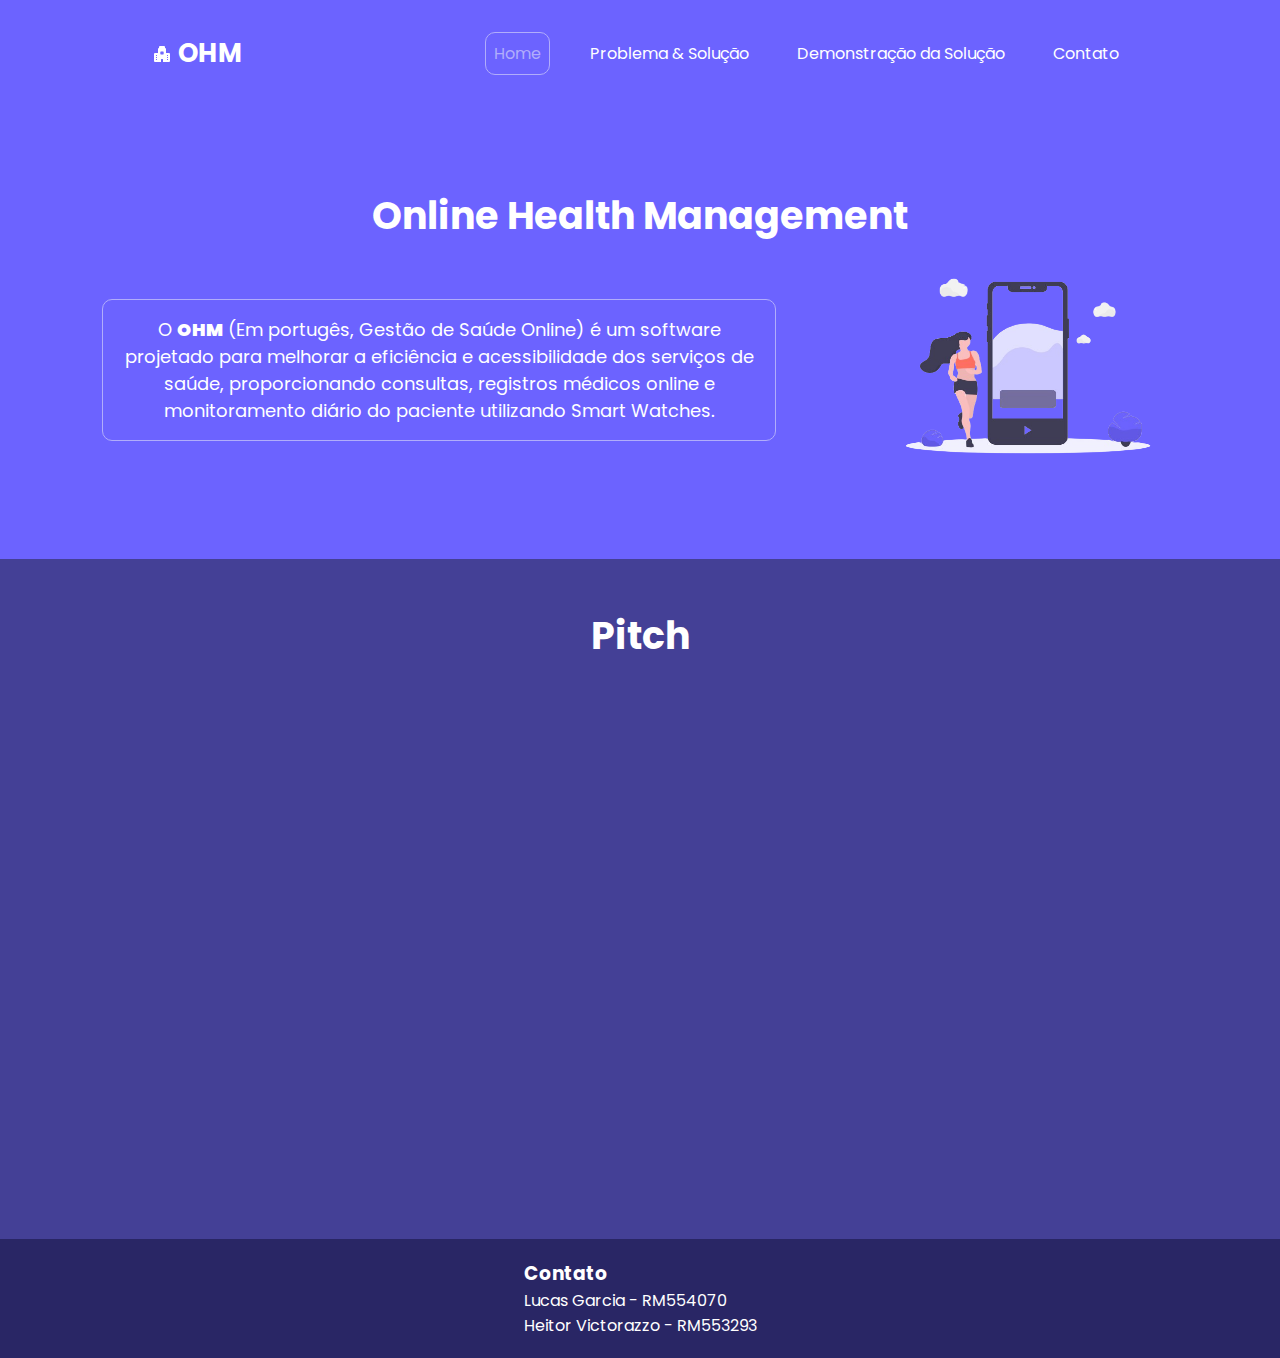
<file: index.html>
<!DOCTYPE html>
<html lang="en">
<head>
    <meta charset="UTF-8">
    <meta name="viewport" content="width=device-width, initial-scale=1.0">
    <link rel="stylesheet" href="./style.css">
    <title>OHM | Home</title>
</head>
<body>
    
    <section id="nav">
        <nav id="nav-bar">
            <div id="nav-title">
                <svg xmlns="http://www.w3.org/2000/svg" width="16" height="16" fill="currentColor" class="bi bi-hospital-fill" viewBox="0 0 16 16">
                    <path d="M6 0a1 1 0 0 0-1 1v1a1 1 0 0 0-1 1v4H1a1 1 0 0 0-1 1v7a1 1 0 0 0 1 1h6v-2.5a.5.5 0 0 1 .5-.5h1a.5.5 0 0 1 .5.5V16h6a1 1 0 0 0 1-1V8a1 1 0 0 0-1-1h-3V3a1 1 0 0 0-1-1V1a1 1 0 0 0-1-1zm2.5 5.034v1.1l.953-.55.5.867L9 7l.953.55-.5.866-.953-.55v1.1h-1v-1.1l-.953.55-.5-.866L7 7l-.953-.55.5-.866.953.55v-1.1h1ZM2.25 9h.5a.25.25 0 0 1 .25.25v.5a.25.25 0 0 1-.25.25h-.5A.25.25 0 0 1 2 9.75v-.5A.25.25 0 0 1 2.25 9m0 2h.5a.25.25 0 0 1 .25.25v.5a.25.25 0 0 1-.25.25h-.5a.25.25 0 0 1-.25-.25v-.5a.25.25 0 0 1 .25-.25M2 13.25a.25.25 0 0 1 .25-.25h.5a.25.25 0 0 1 .25.25v.5a.25.25 0 0 1-.25.25h-.5a.25.25 0 0 1-.25-.25zM13.25 9h.5a.25.25 0 0 1 .25.25v.5a.25.25 0 0 1-.25.25h-.5a.25.25 0 0 1-.25-.25v-.5a.25.25 0 0 1 .25-.25M13 11.25a.25.25 0 0 1 .25-.25h.5a.25.25 0 0 1 .25.25v.5a.25.25 0 0 1-.25.25h-.5a.25.25 0 0 1-.25-.25zm.25 1.75h.5a.25.25 0 0 1 .25.25v.5a.25.25 0 0 1-.25.25h-.5a.25.25 0 0 1-.25-.25v-.5a.25.25 0 0 1 .25-.25"/>
                </svg>
                <h1>OHM</h1>
            </div>
            
            <ul id="nav-items">
                <li><a class='nav-item nav-item-atual' href="./index.html">Home</a></li>
                <li><a class='nav-item' href="./problem.html">Problema & Solução</p></a></li>
                <li><a class='nav-item' href="./demonstration.html">Demonstração da Solução</a></li>
                <li><a class='nav-item' href="./contact.html">Contato</a></li>
            </ul>
        </nav>
    </section>

    <section id="intro">
        <h2 class="h2 intro-h2">Online Health Management</h2>
        
        <div id="intro-content">

            <div id="intro-text">
                <article>
                    O <span class="bold-text">OHM</span> (Em portugês, Gestão de Saúde Online) é um software projetado para melhorar 
                    a eficiência e acessibilidade dos serviços de saúde, proporcionando consultas, registros médicos online e monitoramento diário do paciente utilizando Smart Watches. 
                </article>
            </div>

            <div id="intro-img">
                <img src="./undraw_fitness_tracker_3033-removebg-preview.png" alt="Intro IMG" class="img-config">
            </div>

        </div>

    </section>
    
    <section id="pitch">
        <h2 class="h2 pitch-h2">Pitch</h2>
        
        <div id="pitch-video">
            <iframe width="873" height="491" src="https://www.youtube.com/embed/I6LmNCBhhkY" title="GS - Front" frameborder="0" allow="accelerometer; autoplay; clipboard-write; encrypted-media; gyroscope; picture-in-picture; web-share" allowfullscreen></iframe>
        </div>
        
    </section> 
</body>

<footer class="rodape">

    <div class="rodape-contato">
      <h3>Contato</h3>
      <p>Lucas Garcia - RM554070</p>
      <p>Heitor Victorazzo - RM553293</p>
    </div>
    
</footer>
</html>
</file>
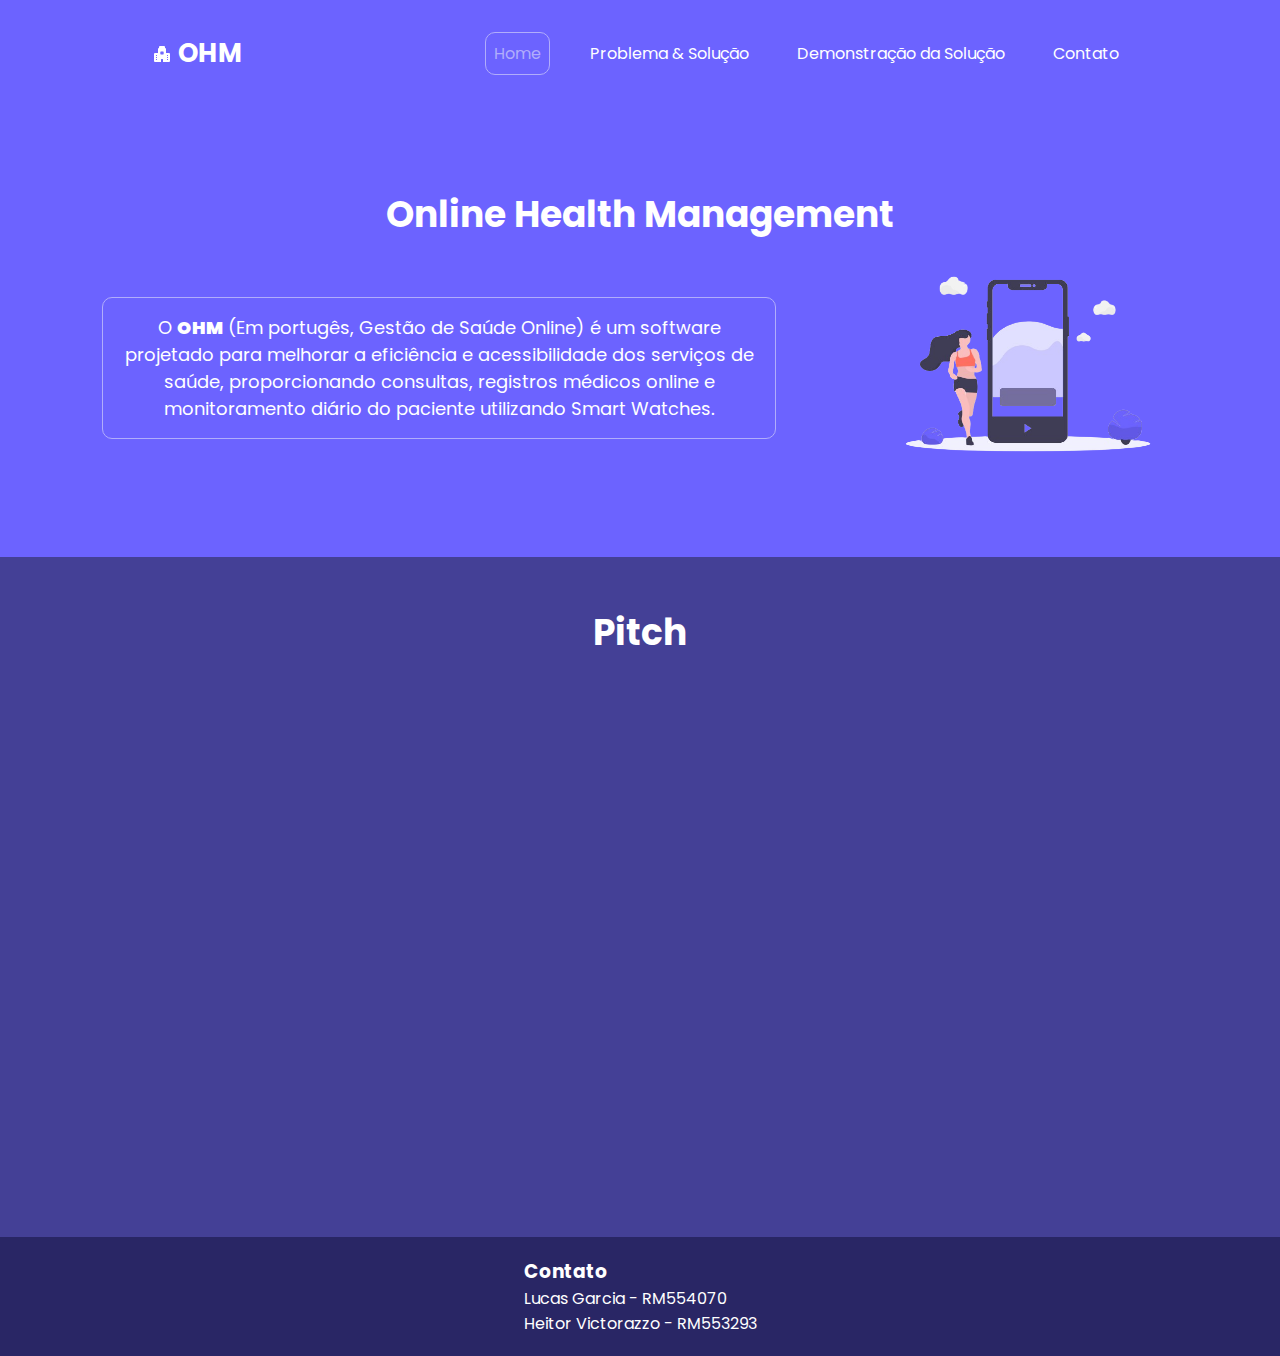
<file: HTML/index.html>
<!DOCTYPE html>
<html lang="en">
<head>
    <meta charset="UTF-8">
    <meta name="viewport" content="width=device-width, initial-scale=1.0">
    <link rel="stylesheet" href="\CSS\style.css">
    <title>OHM | Home</title>
</head>
<body>
    
    <section id="nav">
        <nav id="nav-bar">
            <div id="nav-title">
                <svg xmlns="http://www.w3.org/2000/svg" width="16" height="16" fill="currentColor" class="bi bi-hospital-fill" viewBox="0 0 16 16">
                    <path d="M6 0a1 1 0 0 0-1 1v1a1 1 0 0 0-1 1v4H1a1 1 0 0 0-1 1v7a1 1 0 0 0 1 1h6v-2.5a.5.5 0 0 1 .5-.5h1a.5.5 0 0 1 .5.5V16h6a1 1 0 0 0 1-1V8a1 1 0 0 0-1-1h-3V3a1 1 0 0 0-1-1V1a1 1 0 0 0-1-1zm2.5 5.034v1.1l.953-.55.5.867L9 7l.953.55-.5.866-.953-.55v1.1h-1v-1.1l-.953.55-.5-.866L7 7l-.953-.55.5-.866.953.55v-1.1h1ZM2.25 9h.5a.25.25 0 0 1 .25.25v.5a.25.25 0 0 1-.25.25h-.5A.25.25 0 0 1 2 9.75v-.5A.25.25 0 0 1 2.25 9m0 2h.5a.25.25 0 0 1 .25.25v.5a.25.25 0 0 1-.25.25h-.5a.25.25 0 0 1-.25-.25v-.5a.25.25 0 0 1 .25-.25M2 13.25a.25.25 0 0 1 .25-.25h.5a.25.25 0 0 1 .25.25v.5a.25.25 0 0 1-.25.25h-.5a.25.25 0 0 1-.25-.25zM13.25 9h.5a.25.25 0 0 1 .25.25v.5a.25.25 0 0 1-.25.25h-.5a.25.25 0 0 1-.25-.25v-.5a.25.25 0 0 1 .25-.25M13 11.25a.25.25 0 0 1 .25-.25h.5a.25.25 0 0 1 .25.25v.5a.25.25 0 0 1-.25.25h-.5a.25.25 0 0 1-.25-.25zm.25 1.75h.5a.25.25 0 0 1 .25.25v.5a.25.25 0 0 1-.25.25h-.5a.25.25 0 0 1-.25-.25v-.5a.25.25 0 0 1 .25-.25"/>
                </svg>
                <h1>OHM</h1>
            </div>
            
            <ul id="nav-items">
                <li><a class='nav-item nav-item-atual' href="./home.html">Home</a></li>
                <li><a class='nav-item' href="./problem.html">Problema & Solução</p></a></li>
                <li><a class='nav-item' href="./demonstration.html">Demonstração da Solução</a></li>
                <li><a class='nav-item' href="./contact.html">Contato</a></li>
            </ul>
        </nav>
    </section>

    <section id="intro">
        <h2 class="h2 intro-h2">Online Health Management</h2>
        
        <div id="intro-content">

            <div id="intro-text">
                <article>
                    O <span class="bold-text">OHM</span> (Em portugês, Gestão de Saúde Online) é um software projetado para melhorar 
                    a eficiência e acessibilidade dos serviços de saúde, proporcionando consultas, registros médicos online e monitoramento diário do paciente utilizando Smart Watches. 
                </article>
            </div>

            <div id="intro-img">
                <img src="\Imagens\undraw_fitness_tracker_3033-removebg-preview.png" alt="Intro IMG" class="img-config">
            </div>

        </div>

    </section>
    
    <section id="pitch">
        <h2 class="h2 pitch-h2">Pitch</h2>
        
        <div id="pitch-video">
            <iframe width="873" height="491" src="https://www.youtube.com/embed/I6LmNCBhhkY" title="GS - Front" frameborder="0" allow="accelerometer; autoplay; clipboard-write; encrypted-media; gyroscope; picture-in-picture; web-share" allowfullscreen></iframe>
        </div>
        
    </section> 
</body>

<footer class="rodape">

    <div class="rodape-contato">
      <h3>Contato</h3>
      <p>Lucas Garcia - RM554070</p>
      <p>Heitor Victorazzo - RM553293</p>
    </div>
    
</footer>
</html>
</file>
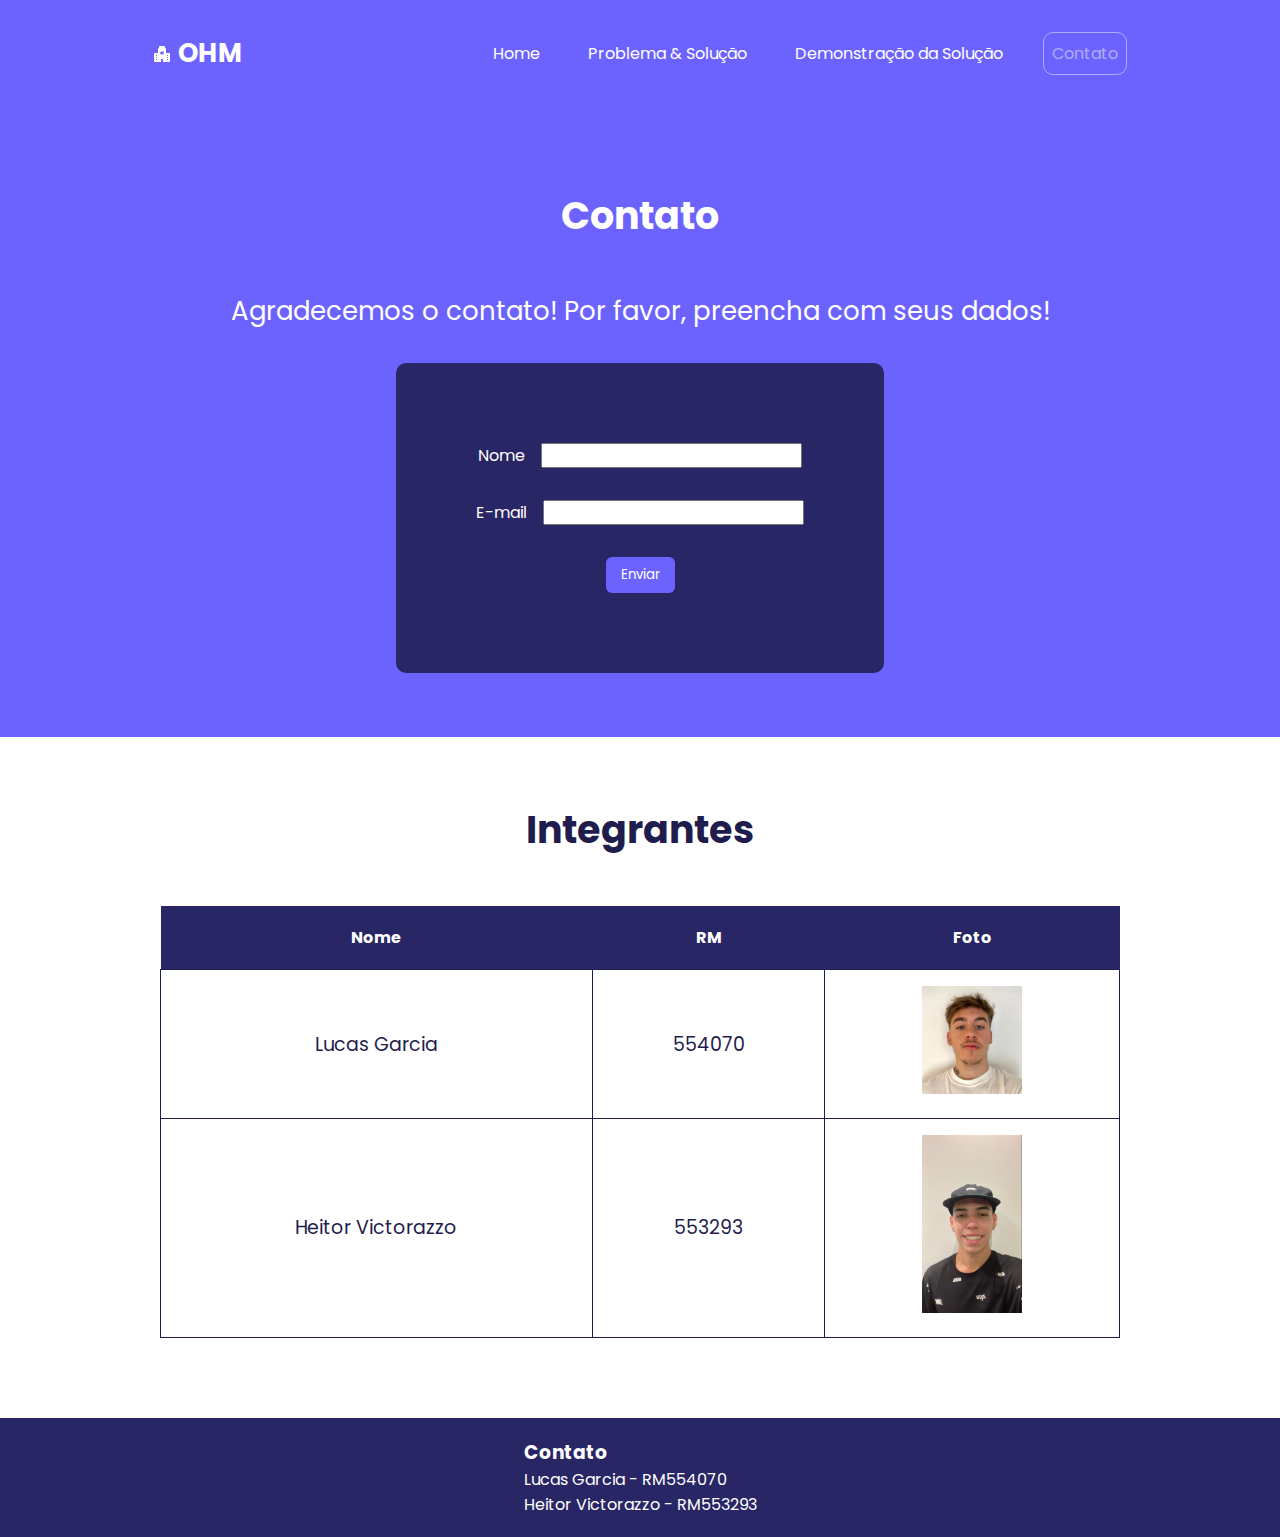
<file: contact.html>
<!DOCTYPE html>
<html lang="en">
<head>
    <meta charset="UTF-8">
    <meta name="viewport" content="width=device-width, initial-scale=1.0">
    <link rel="stylesheet" href="./style.css">
    <title>OHM | Contato</title>
</head>
<body>
    
    <section id="nav">
        <nav id="nav-bar">
            <div id="nav-title">
                <svg xmlns="http://www.w3.org/2000/svg" width="16" height="16" fill="currentColor" class="bi bi-hospital-fill" viewBox="0 0 16 16">
                    <path d="M6 0a1 1 0 0 0-1 1v1a1 1 0 0 0-1 1v4H1a1 1 0 0 0-1 1v7a1 1 0 0 0 1 1h6v-2.5a.5.5 0 0 1 .5-.5h1a.5.5 0 0 1 .5.5V16h6a1 1 0 0 0 1-1V8a1 1 0 0 0-1-1h-3V3a1 1 0 0 0-1-1V1a1 1 0 0 0-1-1zm2.5 5.034v1.1l.953-.55.5.867L9 7l.953.55-.5.866-.953-.55v1.1h-1v-1.1l-.953.55-.5-.866L7 7l-.953-.55.5-.866.953.55v-1.1h1ZM2.25 9h.5a.25.25 0 0 1 .25.25v.5a.25.25 0 0 1-.25.25h-.5A.25.25 0 0 1 2 9.75v-.5A.25.25 0 0 1 2.25 9m0 2h.5a.25.25 0 0 1 .25.25v.5a.25.25 0 0 1-.25.25h-.5a.25.25 0 0 1-.25-.25v-.5a.25.25 0 0 1 .25-.25M2 13.25a.25.25 0 0 1 .25-.25h.5a.25.25 0 0 1 .25.25v.5a.25.25 0 0 1-.25.25h-.5a.25.25 0 0 1-.25-.25zM13.25 9h.5a.25.25 0 0 1 .25.25v.5a.25.25 0 0 1-.25.25h-.5a.25.25 0 0 1-.25-.25v-.5a.25.25 0 0 1 .25-.25M13 11.25a.25.25 0 0 1 .25-.25h.5a.25.25 0 0 1 .25.25v.5a.25.25 0 0 1-.25.25h-.5a.25.25 0 0 1-.25-.25zm.25 1.75h.5a.25.25 0 0 1 .25.25v.5a.25.25 0 0 1-.25.25h-.5a.25.25 0 0 1-.25-.25v-.5a.25.25 0 0 1 .25-.25"/>
                </svg>
                <h1>OHM</h1>
            </div>
            
            <ul id="nav-items">
                <li><a class='nav-item' href="./index.html">Home</a></li>
                <li><a class='nav-item' href="./problem.html">Problema & Solução</p></a></li>
                <li><a class='nav-item' href="./demonstration.html">Demonstração da Solução</a></li>
                <li><a class='nav-item nav-item-atual' href="./contact.html">Contato</a></li>
            </ul>
        </nav>
    </section>


    <section id="contato-form">
        <h2 class="h2 contato-h2">Contato</h2>

        <div class="contato-content">

            <div id="contato-text">
                <p>Agradecemos o contato! Por favor, preencha com seus dados!</p>
            </div>
            
            <form class="form">
                <div class="form-group">
                  <label for="input-nome">Nome</label>
                  <input type="text" id="input-nome" name="input-nome">
                </div>
    
                <div class="form-group">
                  <label for="input-email">E-mail</label>
                  <input type="text" id="input-email" name="input-email">
                </div>
    
                <div class="form-group">
                  <button type="button" id="submit-button">Enviar</button>
                </div>
            </form>
        </div>

    </section>

    <section class="contato-tabela">
        <h2 class="h2 table-h2">Integrantes</h2>
        <table class="tabela-integrantes">
            <thead>
              <tr>
                <th>Nome</th>
                <th>RM</th>
                <th>Foto</th>
              </tr>
            </thead>
            <tbody>
              <tr>
                <td>Lucas Garcia</td>
                <td>554070</td>
                <td>
                  <img src="./Lucas Garcia - Foto.jpg" alt="Lucas Garcia" srcset="" class="pfp">
                </td>
              </tr>
              <tr>
                <td>Heitor Victorazzo</td>
                <td>553293</td>
                <td>
                  <img src="./WhatsApp Image 2023-12-01 at 22.21.18.jpeg" alt="Heitor Victorazzo" srcset="" class="pfp">
                </td>
              </tr>
            </tbody>
        </table>
    </section>

<script src="./script.js"></script>
</body>

<footer class="rodape">

    <div class="rodape-contato">
      <h3>Contato</h3>
      <p>Lucas Garcia - RM554070</p>
      <p>Heitor Victorazzo - RM553293</p>
    </div>
</footer>
</html>
</file>
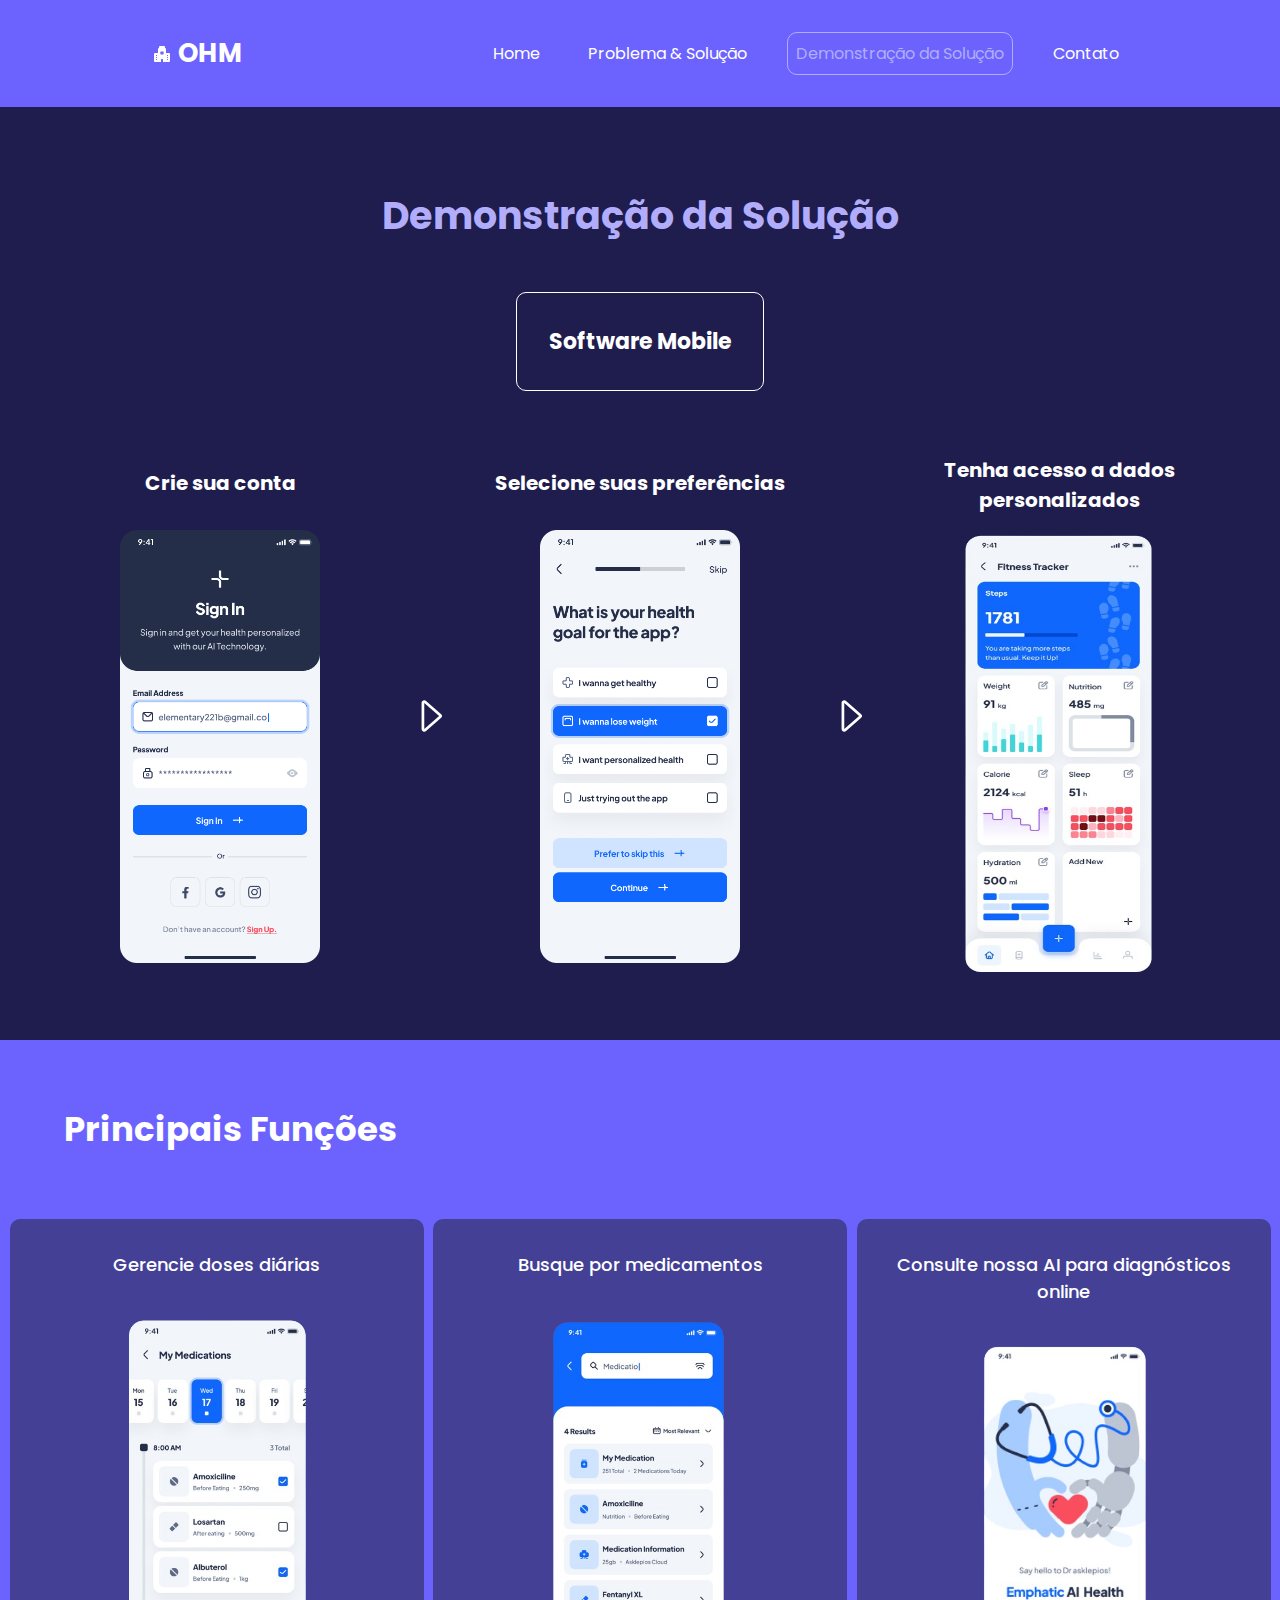
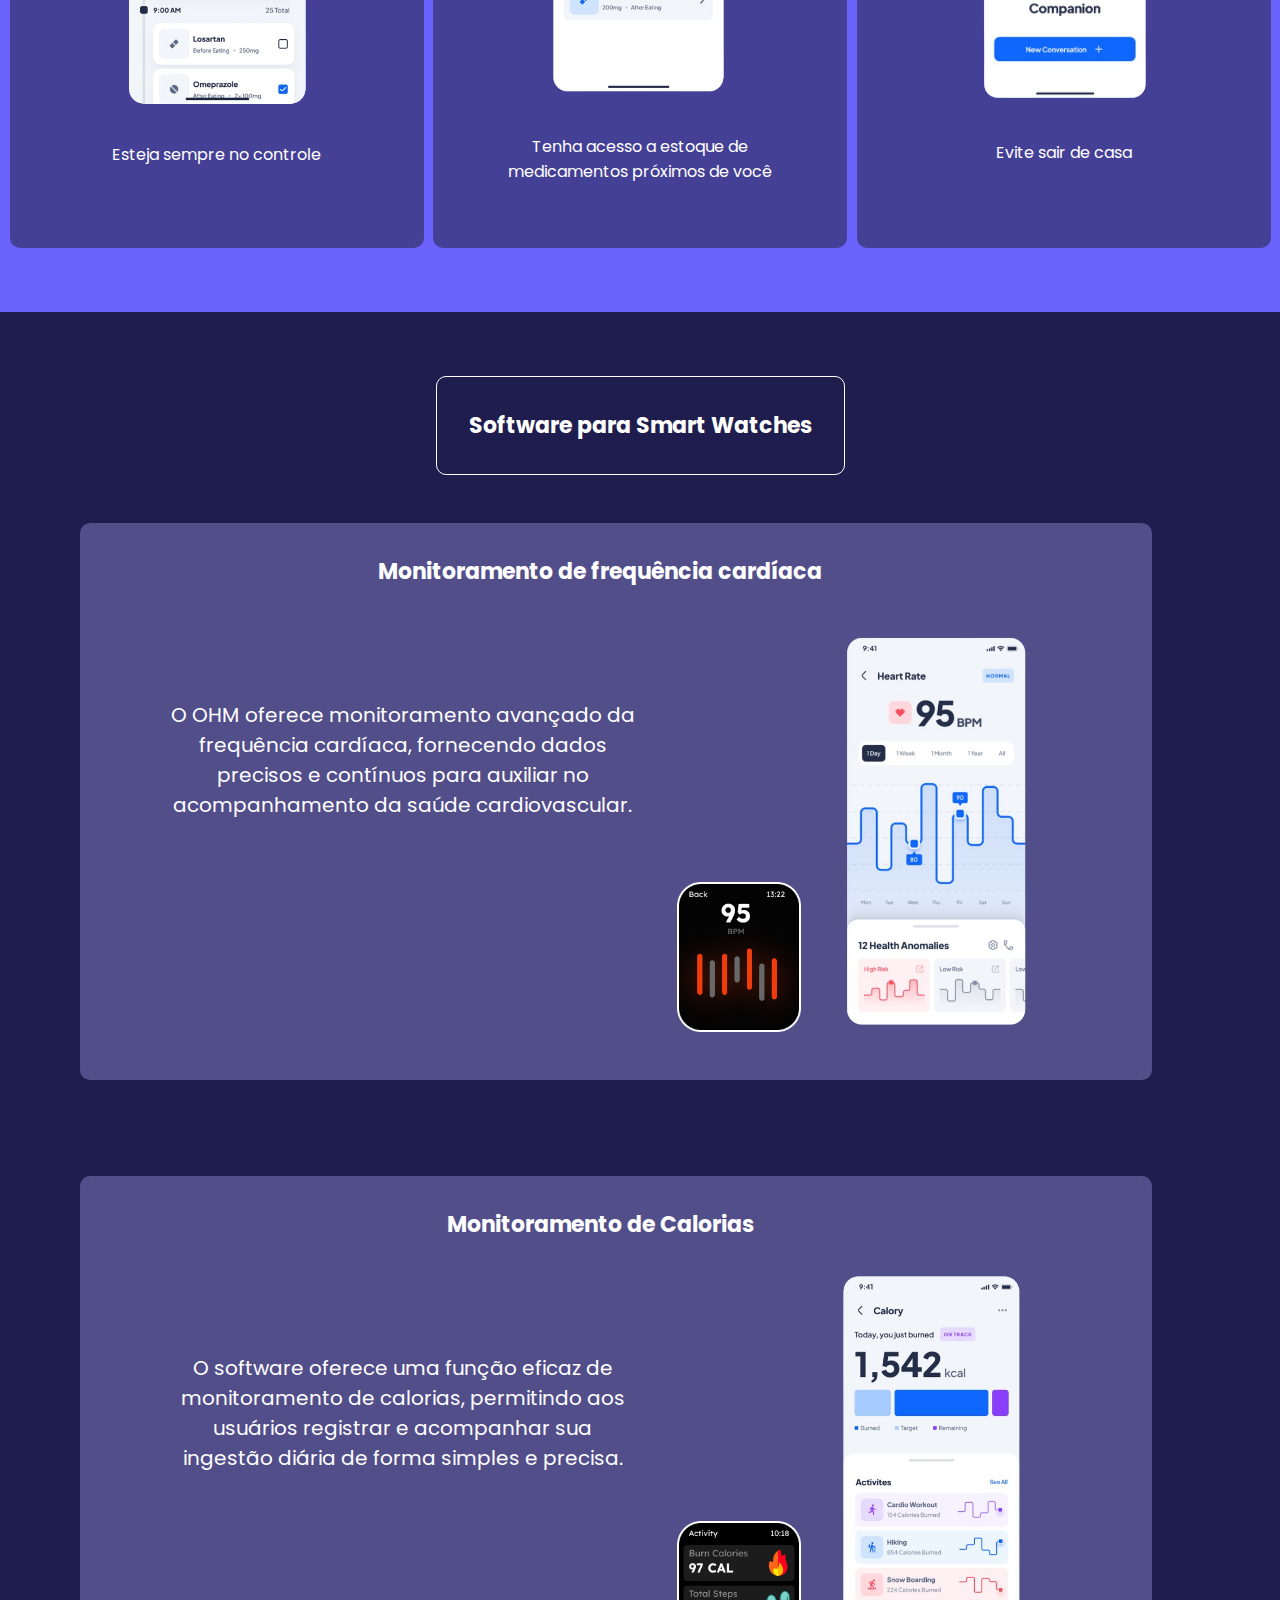
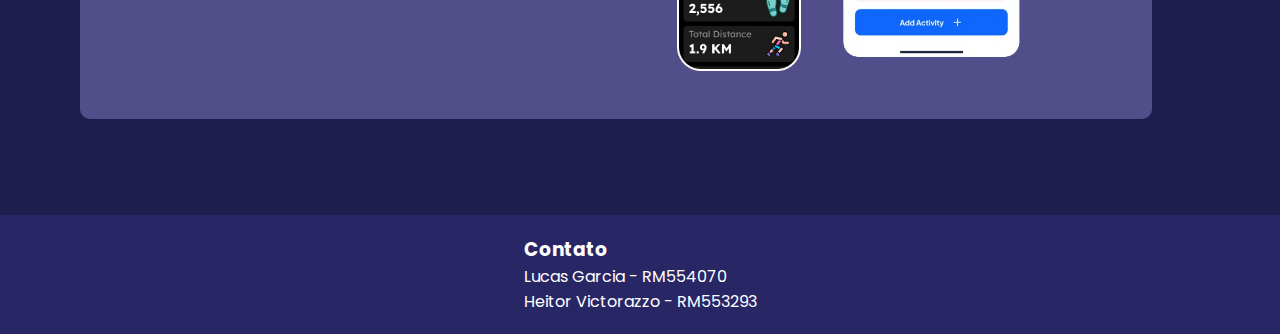
<file: demonstration.html>
<!DOCTYPE html>
<html lang="en">
<head>
    <meta charset="UTF-8">
    <meta name="viewport" content="width=device-width, initial-scale=1.0">
    <link rel="stylesheet" href="./style.css">
    <title>OHM | Demonstração</title>
</head>
<body>
    
    <section id="nav">
        <nav id="nav-bar">
            <div id="nav-title">
                <svg xmlns="http://www.w3.org/2000/svg" width="16" height="16" fill="currentColor" class="bi bi-hospital-fill" viewBox="0 0 16 16">
                    <path d="M6 0a1 1 0 0 0-1 1v1a1 1 0 0 0-1 1v4H1a1 1 0 0 0-1 1v7a1 1 0 0 0 1 1h6v-2.5a.5.5 0 0 1 .5-.5h1a.5.5 0 0 1 .5.5V16h6a1 1 0 0 0 1-1V8a1 1 0 0 0-1-1h-3V3a1 1 0 0 0-1-1V1a1 1 0 0 0-1-1zm2.5 5.034v1.1l.953-.55.5.867L9 7l.953.55-.5.866-.953-.55v1.1h-1v-1.1l-.953.55-.5-.866L7 7l-.953-.55.5-.866.953.55v-1.1h1ZM2.25 9h.5a.25.25 0 0 1 .25.25v.5a.25.25 0 0 1-.25.25h-.5A.25.25 0 0 1 2 9.75v-.5A.25.25 0 0 1 2.25 9m0 2h.5a.25.25 0 0 1 .25.25v.5a.25.25 0 0 1-.25.25h-.5a.25.25 0 0 1-.25-.25v-.5a.25.25 0 0 1 .25-.25M2 13.25a.25.25 0 0 1 .25-.25h.5a.25.25 0 0 1 .25.25v.5a.25.25 0 0 1-.25.25h-.5a.25.25 0 0 1-.25-.25zM13.25 9h.5a.25.25 0 0 1 .25.25v.5a.25.25 0 0 1-.25.25h-.5a.25.25 0 0 1-.25-.25v-.5a.25.25 0 0 1 .25-.25M13 11.25a.25.25 0 0 1 .25-.25h.5a.25.25 0 0 1 .25.25v.5a.25.25 0 0 1-.25.25h-.5a.25.25 0 0 1-.25-.25zm.25 1.75h.5a.25.25 0 0 1 .25.25v.5a.25.25 0 0 1-.25.25h-.5a.25.25 0 0 1-.25-.25v-.5a.25.25 0 0 1 .25-.25"/>
                </svg>
                <h1>OHM</h1>
            </div>
            
            <ul id="nav-items">
                <li><a class='nav-item' href="./index.html">Home</a></li>
                <li><a class='nav-item' href="./problem.html">Problema & Solução</p></a></li>
                <li><a class='nav-item nav-item-atual' href="./demonstration.html">Demonstração da Solução</a></li>
                <li><a class='nav-item' href="./contact.html">Contato</a></li>
            </ul>
        </nav>
    </section>

    <section id="demonstration">
        
        <h2 class="h2 demonstration-h2">Demonstração da Solução</h2>
        
        <div class="demonstration-type-title">
            <h3 class="demonstration-title">Software Mobile</h3>
        </div>
        
        <section id="demonstration-mobile">
            
            <div class="demonstration-container">
                <div class="demonstration-steps step-1">
                    <div class="h4-demonstration">
                        <h4 class="h4-steps">Crie sua conta</h4>
                    </div>
                    <img src="./Sign In.png" alt="Crie Conta" srcset="" class="img-config mockup-config">
                </div>

                <svg class="svg-arrow" xmlns="http://www.w3.org/2000/svg" width="48" height="48" fill="currentColor" class="bi bi-caret-right" viewBox="0 0 16 16">
                    <path d="M6 12.796V3.204L11.481 8zm.659.753 5.48-4.796a1 1 0 0 0 0-1.506L6.66 2.451C6.011 1.885 5 2.345 5 3.204v9.592a1 1 0 0 0 1.659.753"/>
                  </svg>
    
                <div class="demonstration-steps step-2">
                    <div class="h4-demonstration">
                        <h4 class="h4-steps">Selecione suas preferências</h4>
                    </div>
                    <img src="./Onboarding Health Assessment.png" alt="Preferencias" srcset="" class="img-config mockup-config"> 
                </div>

                <svg class="svg-arrow" xmlns="http://www.w3.org/2000/svg" width="48" height="48" fill="currentColor" class="bi bi-caret-right" viewBox="0 0 16 16">
                    <path d="M6 12.796V3.204L11.481 8zm.659.753 5.48-4.796a1 1 0 0 0 0-1.506L6.66 2.451C6.011 1.885 5 2.345 5 3.204v9.592a1 1 0 0 0 1.659.753"/>
                </svg>
    
                <div class="demonstration-steps step-3">
                    <div class="h4-demonstration">
                        <h4 class="h4-steps h4-dados">Tenha acesso a dados personalizados</h4>
                    </div>
                    <img src="./Fitness_Tracker-removebg-preview.png" alt="Dados" srcset="" class="img-config mockup-config dados-config">  
                </div>
            </div>

        </section>

        <section id="demonstration-mobile-features">
            <h3 class="h3 h3-demonstration-features-title">Principais Funções</h3>
            
            <div id="demonstration-features">
                <div class="demonstration-steps demonstration-features ft">
                    <p class="demo-description">Gerencie doses diárias</p> 
                    <img src="./med_tracker.png" alt="Doses" srcset="" class="img-config mockup-config">
                    <p class="ft-p">Esteja sempre no controle</p>  
                </div>

                <div class="demonstration-steps demonstration-features ft">
                    <p class="demo-description">Busque por medicamentos</p> 
                    <img src="./med_search.png" alt="Busca" srcset="" class="img-config mockup-config">
                    <p class="ft-p">Tenha acesso a estoque de medicamentos próximos de você</p>  
                </div>

                <div class="demonstration-steps demonstration-features ft">
                    <p class="demo-description">Consulte nossa AI para diagnósticos online</p> 
                    <img src="./chatbot.png" alt="ChatBot" srcset="" class="img-config mockup-config">
                    <p class="ft-p">Evite sair de casa</p>  
                </div>

            </div>
        </section>

        <section id="demonstration-smart-watch">
        
            <div class="demonstration-type-title title-smart-watch">
                <h3 class="demonstration-title">Software para Smart Watches</h3>
            </div>

            <div class="smart-watch">

                <div class="smart-watch-title">
                    <h4 class="h4-watch">Monitoramento de frequência cardíaca</h4>
                </div>

                <div class="smart-watch-content">

                    <div class="smart-watch-text">
                        <p>O OHM oferece monitoramento 
                            avançado da frequência cardíaca, fornecendo dados precisos e contínuos para auxiliar no acompanhamento da saúde cardiovascular.
                        </p>
                    </div>
    
                    <div class="smart-watch-img">
                        <img src="./BPM.png" alt="Smart Watch BPM" srcset="" class="watch-config">
                        <img src="./heart_rate.png" alt="BPM" srcset="" class="mockup-config cel-watch-config">
                    </div>
                </div>
            
            </div>

            <div class="smart-watch ">

                <div class="smart-watch-title">
                    <h4 class="h4-watch">Monitoramento de Calorias</h4>
                </div>

                <div class="smart-watch-content">
                    
                    <div class="smart-watch-text">
                        <p>O software oferece uma função eficaz de monitoramento de calorias, 
                            permitindo aos usuários registrar e acompanhar sua ingestão diária de forma simples e precisa.
                        </p>
                    </div>
    
                    <div class="smart-watch-img">
                        <img src="./Calories.png" alt="Smart Watch Calories" srcset="" class="watch-config">
                        <img src="./Calories_cellphone.png" alt="Calories" srcset="" class="mockup-config cel-watch-config">
                    </div>
                </div>
            
            </div>
            
        </section>
    
    </section>

</body>
<footer class="rodape">

    <div class="rodape-contato">
      <h3>Contato</h3>
      <p>Lucas Garcia - RM554070</p>
      <p>Heitor Victorazzo - RM553293</p>
    </div>
</footer>
</html>
</file>
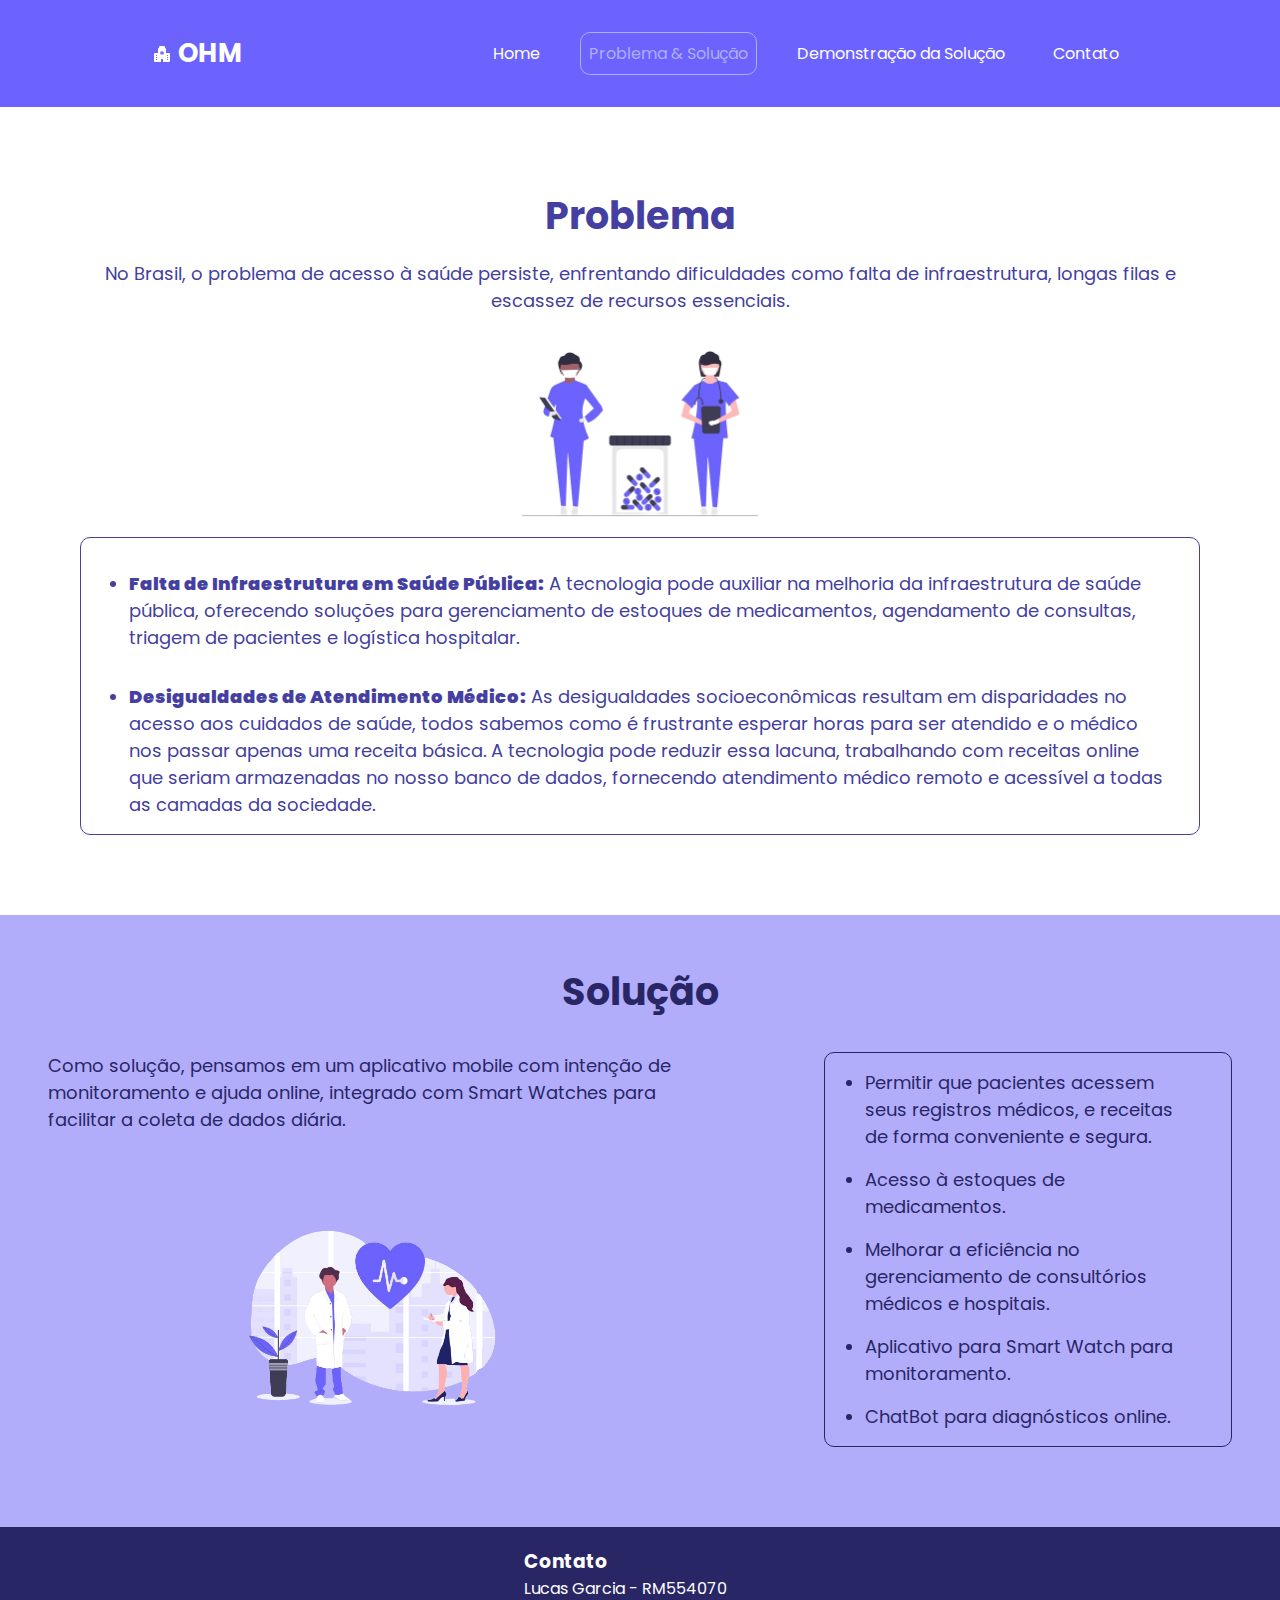
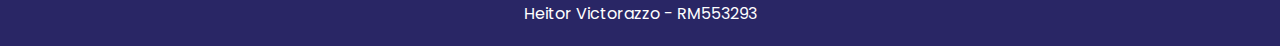
<file: problem.html>
<!DOCTYPE html>
<html lang="en">
<head>
    <meta charset="UTF-8">
    <meta name="viewport" content="width=device-width, initial-scale=1.0">
    <link rel="stylesheet" href="./style.css">
    <title>OHM | Problema</title>
</head>
<body>

    <section id="nav">
        <nav id="nav-bar">
            <div id="nav-title">
                <svg xmlns="http://www.w3.org/2000/svg" width="16" height="16" fill="currentColor" class="bi bi-hospital-fill" viewBox="0 0 16 16">
                    <path d="M6 0a1 1 0 0 0-1 1v1a1 1 0 0 0-1 1v4H1a1 1 0 0 0-1 1v7a1 1 0 0 0 1 1h6v-2.5a.5.5 0 0 1 .5-.5h1a.5.5 0 0 1 .5.5V16h6a1 1 0 0 0 1-1V8a1 1 0 0 0-1-1h-3V3a1 1 0 0 0-1-1V1a1 1 0 0 0-1-1zm2.5 5.034v1.1l.953-.55.5.867L9 7l.953.55-.5.866-.953-.55v1.1h-1v-1.1l-.953.55-.5-.866L7 7l-.953-.55.5-.866.953.55v-1.1h1ZM2.25 9h.5a.25.25 0 0 1 .25.25v.5a.25.25 0 0 1-.25.25h-.5A.25.25 0 0 1 2 9.75v-.5A.25.25 0 0 1 2.25 9m0 2h.5a.25.25 0 0 1 .25.25v.5a.25.25 0 0 1-.25.25h-.5a.25.25 0 0 1-.25-.25v-.5a.25.25 0 0 1 .25-.25M2 13.25a.25.25 0 0 1 .25-.25h.5a.25.25 0 0 1 .25.25v.5a.25.25 0 0 1-.25.25h-.5a.25.25 0 0 1-.25-.25zM13.25 9h.5a.25.25 0 0 1 .25.25v.5a.25.25 0 0 1-.25.25h-.5a.25.25 0 0 1-.25-.25v-.5a.25.25 0 0 1 .25-.25M13 11.25a.25.25 0 0 1 .25-.25h.5a.25.25 0 0 1 .25.25v.5a.25.25 0 0 1-.25.25h-.5a.25.25 0 0 1-.25-.25zm.25 1.75h.5a.25.25 0 0 1 .25.25v.5a.25.25 0 0 1-.25.25h-.5a.25.25 0 0 1-.25-.25v-.5a.25.25 0 0 1 .25-.25"/>
                </svg>
                <h1>OHM</h1>
            </div>
            
            <ul id="nav-items">
                <li><a class='nav-item' href="./index.html">Home</a></li>
                <li><a class='nav-item nav-item-atual' href="./problem.html">Problema & Solução</p></a></li>
                <li><a class='nav-item' href="./demonstration.html">Demonstração da Solução</a></li>
                <li><a class='nav-item' href="./contact.html">Contato</a></li>
            </ul>
        </nav>
    </section>

    <section id="problem">
        <h2 class="h2 problem-h2">Problema</h2>

        <div id="problem-text">

            <article id="problem-article">
                <p>No Brasil, o problema de acesso à saúde persiste, enfrentando dificuldades como falta de infraestrutura, 
                    longas filas e escassez de recursos essenciais.
                </p>
            </article>

            <div id="problem-img">
                <img class="img-config" src="./undraw_medical_care_movn-removebg-preview.png" alt="Problem" srcset="">
            </div>

            <ul id="problem-items">
                <li class="problem-item">
                    <span class="bold-text">Falta de Infraestrutura em Saúde Pública:</span> A tecnologia pode auxiliar na melhoria da infraestrutura de saúde pública, 
                        oferecendo soluções para gerenciamento de estoques de medicamentos, agendamento de consultas, triagem de pacientes e logística hospitalar.
                </li>
                <li class="problem-item">
                    <span class="bold-text">Desigualdades de Atendimento Médico:</span> As desigualdades socioeconômicas resultam em disparidades no acesso aos cuidados de saúde, 
                        todos sabemos como é frustrante esperar horas para ser atendido e o médico nos passar apenas uma receita básica. 
                        A tecnologia pode reduzir essa lacuna, trabalhando com receitas online que seriam armazenadas no nosso banco de dados, 
                        fornecendo atendimento médico remoto e acessível a todas as camadas da sociedade.
                </li>
            </ul>
        </div>
    </section>

    <section id="solution">
        <h2 class="h2 solution-h2">Solução</h2>
        
        <div id="solution-text">

            <div id="solution-left-text">
                <article>
                    Como solução, pensamos em um aplicativo mobile com intenção de monitoramento e ajuda online,  
                    integrado com Smart Watches para facilitar a coleta de dados diária.
                </article>
                <img src="./undraw_medicine_b1ol-removebg-preview.png" alt="Solution" srcset="" class="img-config">
            </div>

            <div id="solution-right-text">
                <ul id="solution-items">
                    <li class="solution-item">Permitir que pacientes acessem seus registros médicos, e receitas de forma conveniente e segura.</li>
                    <li class="solution-item">Acesso à estoques de medicamentos.</li>
                    <li class="solution-item">Melhorar a eficiência no gerenciamento de consultórios médicos e hospitais.</li>
                    <li class="solution-item">Aplicativo para Smart Watch para monitoramento.</li>
                    <li class="solution-item">ChatBot para diagnósticos online.</li>
                </ul>
            </div>
        </div>
    </section>
</body>
<footer class="rodape">

    <div class="rodape-contato">
      <h3>Contato</h3>
      <p>Lucas Garcia - RM554070</p>
      <p>Heitor Victorazzo - RM553293</p>
    </div>
    
</footer>
</html>
</file>
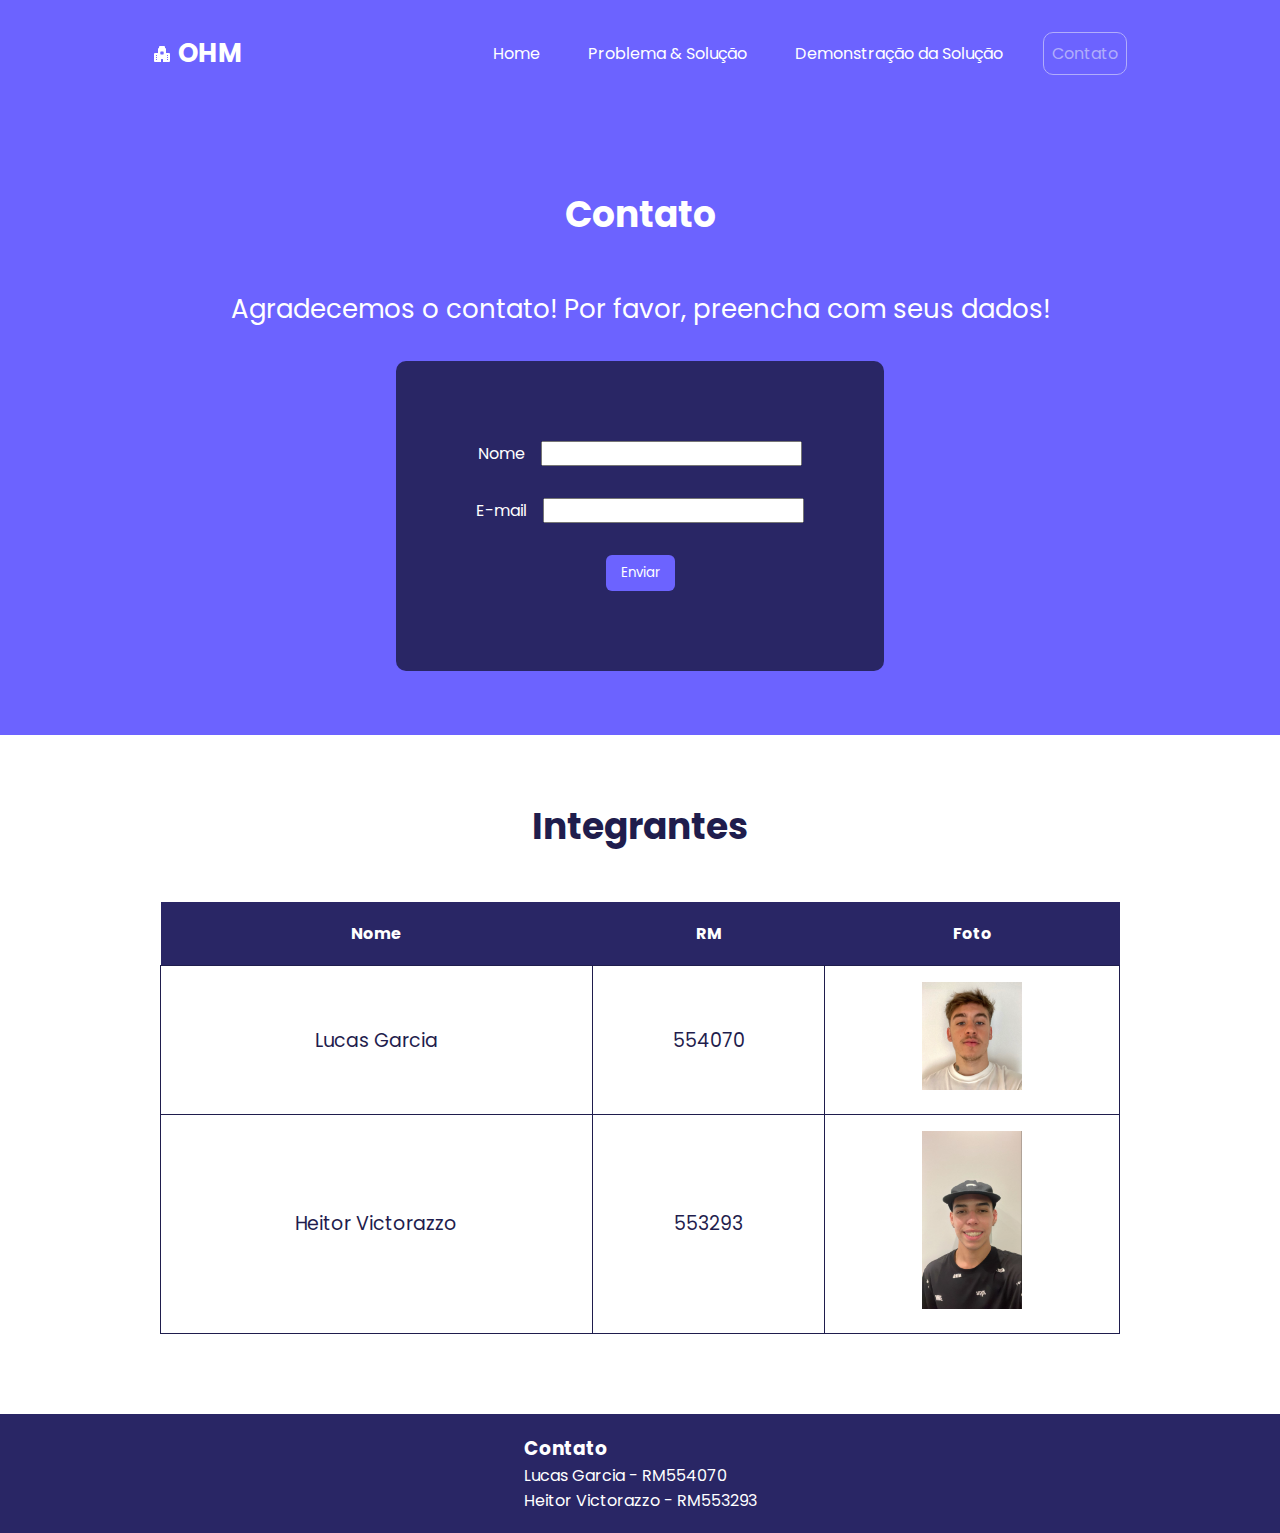
<file: HTML/contact.html>
<!DOCTYPE html>
<html lang="en">
<head>
    <meta charset="UTF-8">
    <meta name="viewport" content="width=device-width, initial-scale=1.0">
    <link rel="stylesheet" href="\CSS\style.css">
    <title>OHM | Contato</title>
</head>
<body>
    
    <section id="nav">
        <nav id="nav-bar">
            <div id="nav-title">
                <svg xmlns="http://www.w3.org/2000/svg" width="16" height="16" fill="currentColor" class="bi bi-hospital-fill" viewBox="0 0 16 16">
                    <path d="M6 0a1 1 0 0 0-1 1v1a1 1 0 0 0-1 1v4H1a1 1 0 0 0-1 1v7a1 1 0 0 0 1 1h6v-2.5a.5.5 0 0 1 .5-.5h1a.5.5 0 0 1 .5.5V16h6a1 1 0 0 0 1-1V8a1 1 0 0 0-1-1h-3V3a1 1 0 0 0-1-1V1a1 1 0 0 0-1-1zm2.5 5.034v1.1l.953-.55.5.867L9 7l.953.55-.5.866-.953-.55v1.1h-1v-1.1l-.953.55-.5-.866L7 7l-.953-.55.5-.866.953.55v-1.1h1ZM2.25 9h.5a.25.25 0 0 1 .25.25v.5a.25.25 0 0 1-.25.25h-.5A.25.25 0 0 1 2 9.75v-.5A.25.25 0 0 1 2.25 9m0 2h.5a.25.25 0 0 1 .25.25v.5a.25.25 0 0 1-.25.25h-.5a.25.25 0 0 1-.25-.25v-.5a.25.25 0 0 1 .25-.25M2 13.25a.25.25 0 0 1 .25-.25h.5a.25.25 0 0 1 .25.25v.5a.25.25 0 0 1-.25.25h-.5a.25.25 0 0 1-.25-.25zM13.25 9h.5a.25.25 0 0 1 .25.25v.5a.25.25 0 0 1-.25.25h-.5a.25.25 0 0 1-.25-.25v-.5a.25.25 0 0 1 .25-.25M13 11.25a.25.25 0 0 1 .25-.25h.5a.25.25 0 0 1 .25.25v.5a.25.25 0 0 1-.25.25h-.5a.25.25 0 0 1-.25-.25zm.25 1.75h.5a.25.25 0 0 1 .25.25v.5a.25.25 0 0 1-.25.25h-.5a.25.25 0 0 1-.25-.25v-.5a.25.25 0 0 1 .25-.25"/>
                </svg>
                <h1>OHM</h1>
            </div>
            
            <ul id="nav-items">
                <li><a class='nav-item' href="./home.html">Home</a></li>
                <li><a class='nav-item' href="./problem.html">Problema & Solução</p></a></li>
                <li><a class='nav-item' href="./demonstration.html">Demonstração da Solução</a></li>
                <li><a class='nav-item nav-item-atual' href="./contact.html">Contato</a></li>
            </ul>
        </nav>
    </section>


    <section id="contato-form">
        <h2 class="h2 contato-h2">Contato</h2>

        <div class="contato-content">

            <div id="contato-text">
                <p>Agradecemos o contato! Por favor, preencha com seus dados!</p>
            </div>
            
            <form class="form">
                <div class="form-group">
                  <label for="input-nome">Nome</label>
                  <input type="text" id="input-nome" name="input-nome">
                </div>
    
                <div class="form-group">
                  <label for="input-email">E-mail</label>
                  <input type="text" id="input-email" name="input-email">
                </div>
    
                <div class="form-group">
                  <button type="button" id="submit-button">Enviar</button>
                </div>
            </form>
        </div>

    </section>

    <section class="contato-tabela">
        <h2 class="h2 table-h2">Integrantes</h2>
        <table class="tabela-integrantes">
            <thead>
              <tr>
                <th>Nome</th>
                <th>RM</th>
                <th>Foto</th>
              </tr>
            </thead>
            <tbody>
              <tr>
                <td>Lucas Garcia</td>
                <td>554070</td>
                <td>
                  <img src="\Imagens\Lucas Garcia - Foto.jpg" alt="Lucas Garcia" srcset="" class="pfp">
                </td>
              </tr>
              <tr>
                <td>Heitor Victorazzo</td>
                <td>553293</td>
                <td>
                  <img src="\Imagens\WhatsApp Image 2023-12-01 at 22.21.18.jpeg" alt="Heitor Victorazzo" srcset="" class="pfp">
                </td>
              </tr>
            </tbody>
        </table>
    </section>

<script src="\Script\script.js"></script>
</body>

<footer class="rodape">

    <div class="rodape-contato">
      <h3>Contato</h3>
      <p>Lucas Garcia - RM554070</p>
      <p>Heitor Victorazzo - RM553293</p>
    </div>
</footer>
</html>
</file>
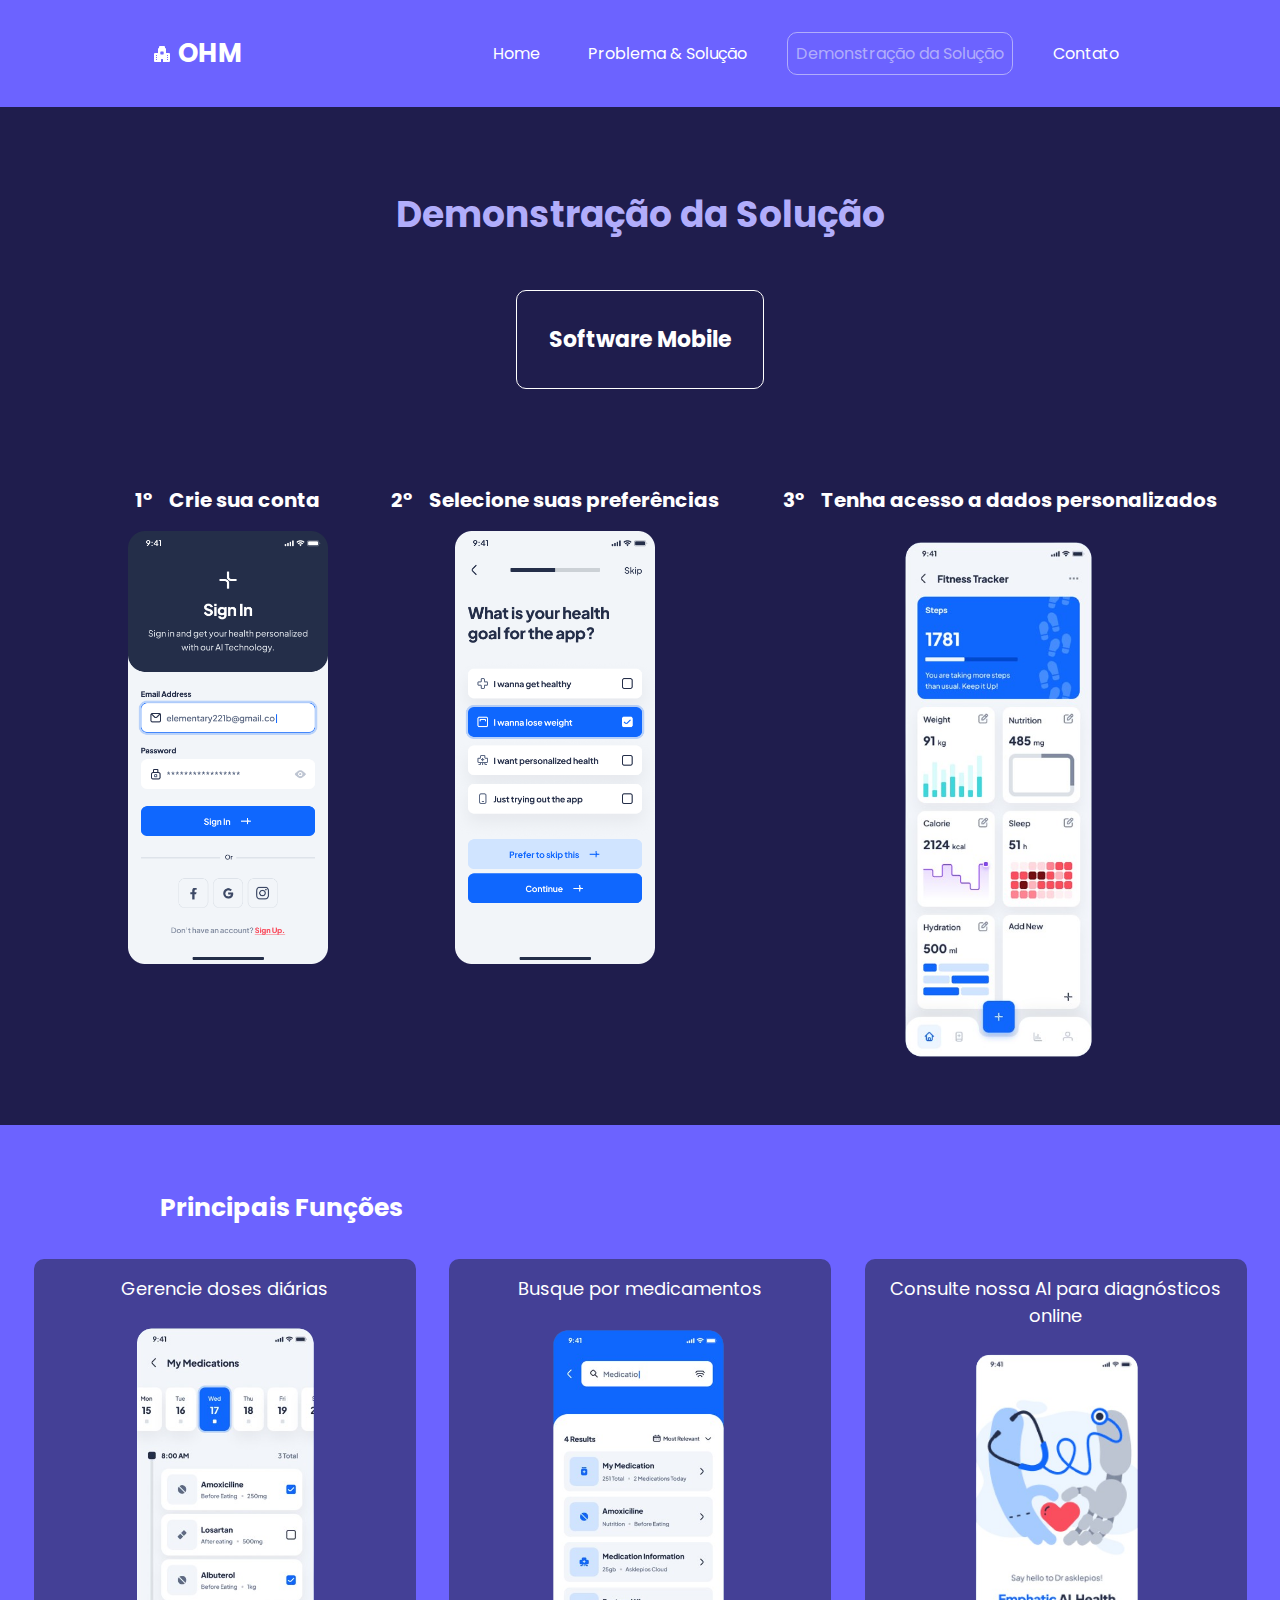
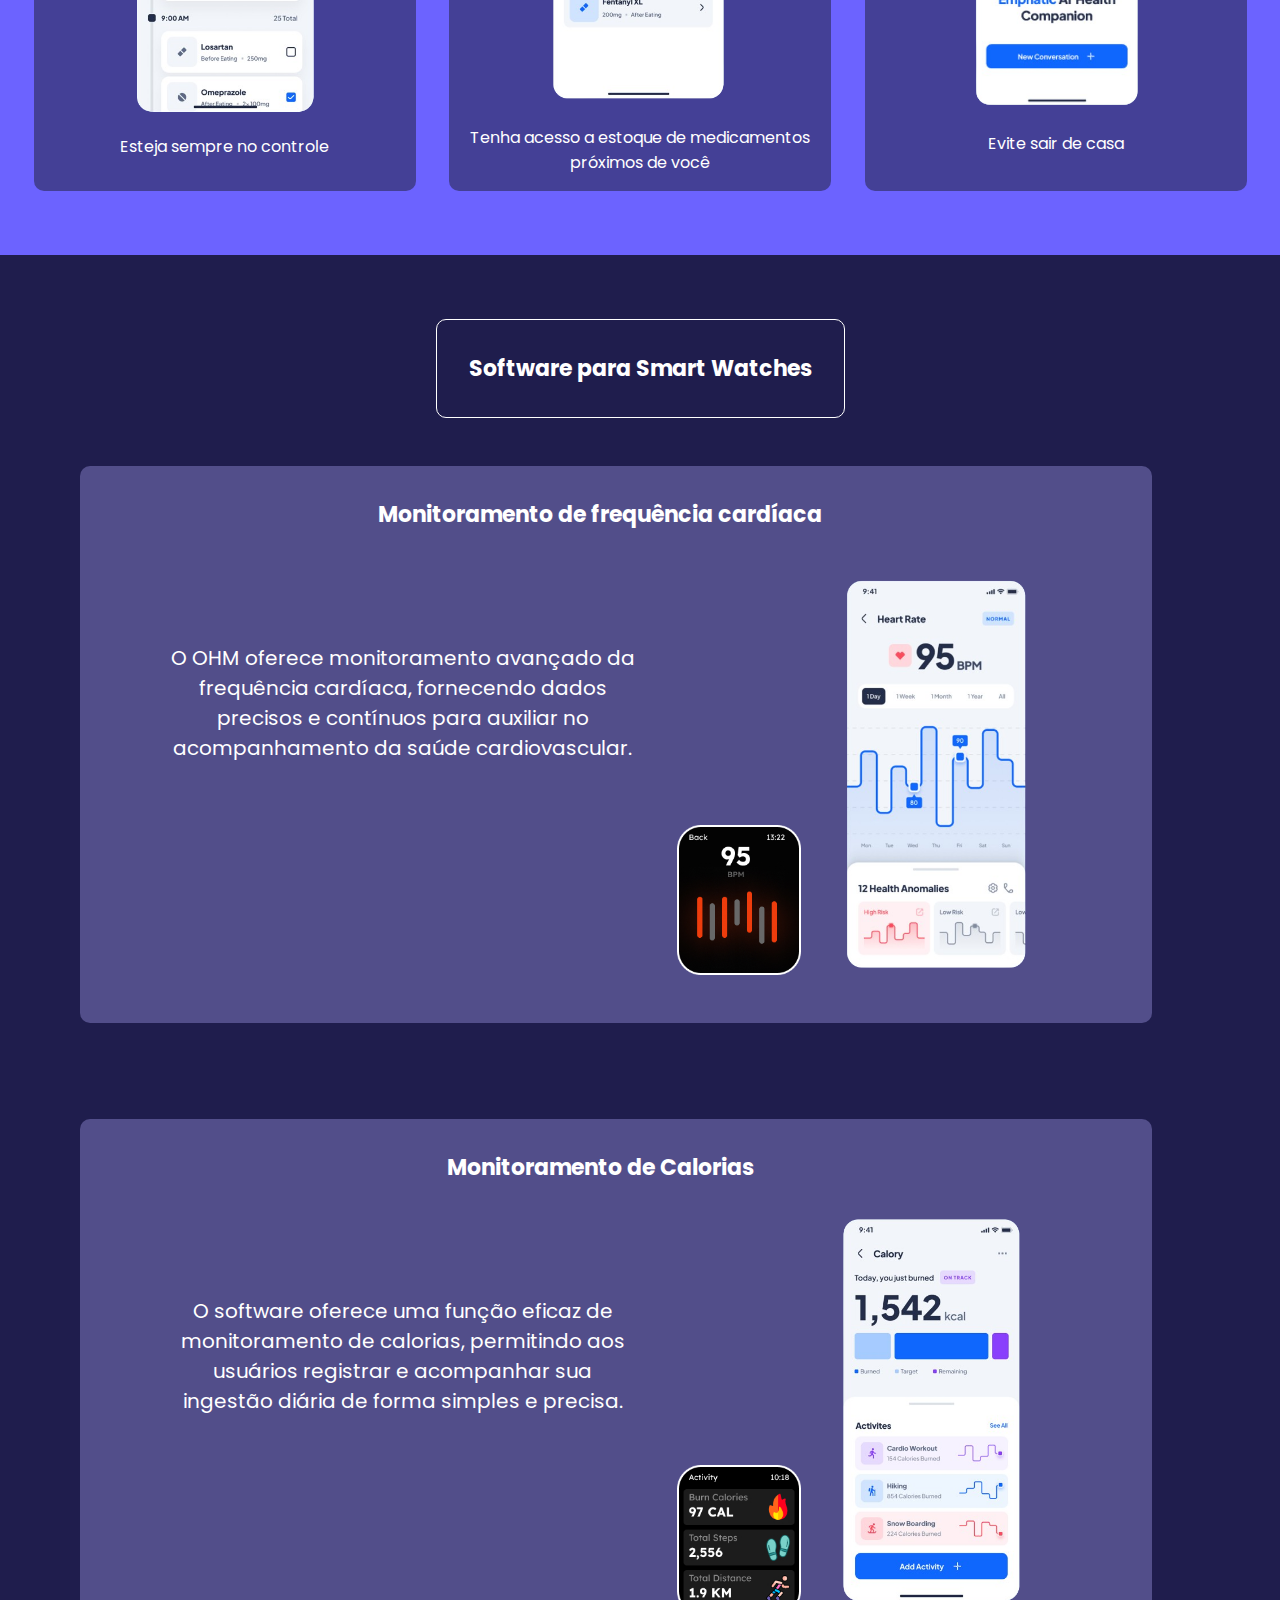
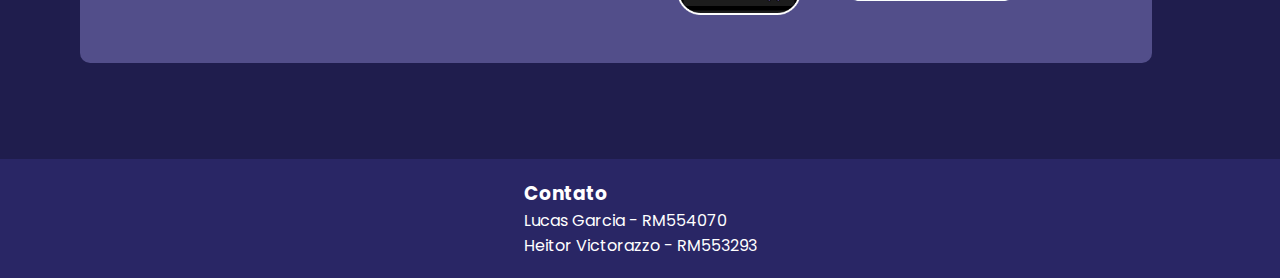
<file: HTML/demonstration.html>
<!DOCTYPE html>
<html lang="en">
<head>
    <meta charset="UTF-8">
    <meta name="viewport" content="width=device-width, initial-scale=1.0">
    <link rel="stylesheet" href="\CSS\style.css">
    <title>OHM | Demonstração</title>
</head>
<body>
    
    <section id="nav">
        <nav id="nav-bar">
            <div id="nav-title">
                <svg xmlns="http://www.w3.org/2000/svg" width="16" height="16" fill="currentColor" class="bi bi-hospital-fill" viewBox="0 0 16 16">
                    <path d="M6 0a1 1 0 0 0-1 1v1a1 1 0 0 0-1 1v4H1a1 1 0 0 0-1 1v7a1 1 0 0 0 1 1h6v-2.5a.5.5 0 0 1 .5-.5h1a.5.5 0 0 1 .5.5V16h6a1 1 0 0 0 1-1V8a1 1 0 0 0-1-1h-3V3a1 1 0 0 0-1-1V1a1 1 0 0 0-1-1zm2.5 5.034v1.1l.953-.55.5.867L9 7l.953.55-.5.866-.953-.55v1.1h-1v-1.1l-.953.55-.5-.866L7 7l-.953-.55.5-.866.953.55v-1.1h1ZM2.25 9h.5a.25.25 0 0 1 .25.25v.5a.25.25 0 0 1-.25.25h-.5A.25.25 0 0 1 2 9.75v-.5A.25.25 0 0 1 2.25 9m0 2h.5a.25.25 0 0 1 .25.25v.5a.25.25 0 0 1-.25.25h-.5a.25.25 0 0 1-.25-.25v-.5a.25.25 0 0 1 .25-.25M2 13.25a.25.25 0 0 1 .25-.25h.5a.25.25 0 0 1 .25.25v.5a.25.25 0 0 1-.25.25h-.5a.25.25 0 0 1-.25-.25zM13.25 9h.5a.25.25 0 0 1 .25.25v.5a.25.25 0 0 1-.25.25h-.5a.25.25 0 0 1-.25-.25v-.5a.25.25 0 0 1 .25-.25M13 11.25a.25.25 0 0 1 .25-.25h.5a.25.25 0 0 1 .25.25v.5a.25.25 0 0 1-.25.25h-.5a.25.25 0 0 1-.25-.25zm.25 1.75h.5a.25.25 0 0 1 .25.25v.5a.25.25 0 0 1-.25.25h-.5a.25.25 0 0 1-.25-.25v-.5a.25.25 0 0 1 .25-.25"/>
                </svg>
                <h1>OHM</h1>
            </div>
            
            <ul id="nav-items">
                <li><a class='nav-item' href="./home.html">Home</a></li>
                <li><a class='nav-item' href="./problem.html">Problema & Solução</p></a></li>
                <li><a class='nav-item nav-item-atual' href="./demonstration.html">Demonstração da Solução</a></li>
                <li><a class='nav-item' href="./contact.html">Contato</a></li>
            </ul>
        </nav>
    </section>

    <section id="demonstration">
        
        <h2 class="h2 demonstration-h2">Demonstração da Solução</h2>
        
        <div class="demonstration-type-title">
            <h3 class="demonstration-title">Software Mobile</h3>
        </div>
        
        <section id="demonstration-mobile">
            <div class="demonstration-steps step-1">
                <h4 class="h4-steps">1° <p>Crie sua conta</p></h4>
                <img src="\Imagens\Sign In.png" alt="Crie Conta" srcset="" class="img-config mockup-config">
            </div>

            <div class="demonstration-steps step-1">
                <h4 class="h4-steps">2° <p>Selecione suas preferências</p></h4> 
                <img src="\Imagens\Onboarding Health Assessment.png" alt="Preferencias" srcset="" class="img-config mockup-config">  
            </div>

            <div class="demonstration-steps step-3">
                <h4 class="h4-steps">3° <p>Tenha acesso a dados personalizados</p></h4> 
                <img src="\Imagens\Fitness_Tracker-removebg-preview.png" alt="Dados" srcset="" class="img-config mockup-config dados-config">  
            </div>

        </section>

        <section id="demonstration-mobile-features">
            <h3 id="demonstration-features-title">Principais Funções</h3>
            
            <div id="demonstration-features">
                <div class="demonstration-steps demonstration-features ft">
                    <p>Gerencie doses diárias</p> 
                    <img src="\Imagens\med_tracker.png" alt="Doses" srcset="" class="img-config mockup-config dados-config">
                    <p class="ft-p">Esteja sempre no controle</p>  
                </div>

                <div class="demonstration-steps demonstration-features ft">
                    <p>Busque por medicamentos</p> 
                    <img src="\Imagens\med_search.png" alt="Busca" srcset="" class="img-config mockup-config dados-config">
                    <p class="ft-p">Tenha acesso a estoque de medicamentos próximos de você</p>  
                </div>

                <div class="demonstration-steps demonstration-features ft">
                    <p>Consulte nossa AI para diagnósticos online</p> 
                    <img src="\Imagens\chatbot.png" alt="ChatBot" srcset="" class="img-config mockup-config dados-config">
                    <p class="ft-p">Evite sair de casa</p>  
                </div>

            </div>
        </section>

        <section id="demonstration-smart-watch">
        
            <div class="demonstration-type-title title-smart-watch">
                <h3 class="demonstration-title">Software para Smart Watches</h3>
            </div>

            <div class="smart-watch">

                <div class="smart-watch-title">
                    <h4 class="h4-watch">Monitoramento de frequência cardíaca</h4>
                </div>

                <div class="smart-watch-content">

                    <div class="smart-watch-text">
                        <p>O OHM oferece monitoramento 
                            avançado da frequência cardíaca, fornecendo dados precisos e contínuos para auxiliar no acompanhamento da saúde cardiovascular.
                        </p>
                    </div>
    
                    <div class="smart-watch-img">
                        <img src="\Imagens\BPM.png" alt="Smart Watch BPM" srcset="" class="watch-config">
                        <img src="\Imagens\heart_rate.png" alt="BPM" srcset="" class="mockup-config cel-watch-config">
                    </div>
                </div>
            
            </div>

            <div class="smart-watch ">

                <div class="smart-watch-title">
                    <h4 class="h4-watch">Monitoramento de Calorias</h4>
                </div>

                <div class="smart-watch-content">
                    
                    <div class="smart-watch-text">
                        <p>O software oferece uma função eficaz de monitoramento de calorias, 
                            permitindo aos usuários registrar e acompanhar sua ingestão diária de forma simples e precisa.
                        </p>
                    </div>
    
                    <div class="smart-watch-img">
                        <img src="\Imagens\Calories.png" alt="Smart Watch Calories" srcset="" class="watch-config">
                        <img src="\Imagens\Calories_cellphone.png" alt="Calories" srcset="" class="mockup-config cel-watch-config">
                    </div>
                </div>
            
            </div>
            
        </section>
    
    </section>

</body>
<footer class="rodape">

    <div class="rodape-contato">
      <h3>Contato</h3>
      <p>Lucas Garcia - RM554070</p>
      <p>Heitor Victorazzo - RM553293</p>
    </div>
</footer>
</html>
</file>
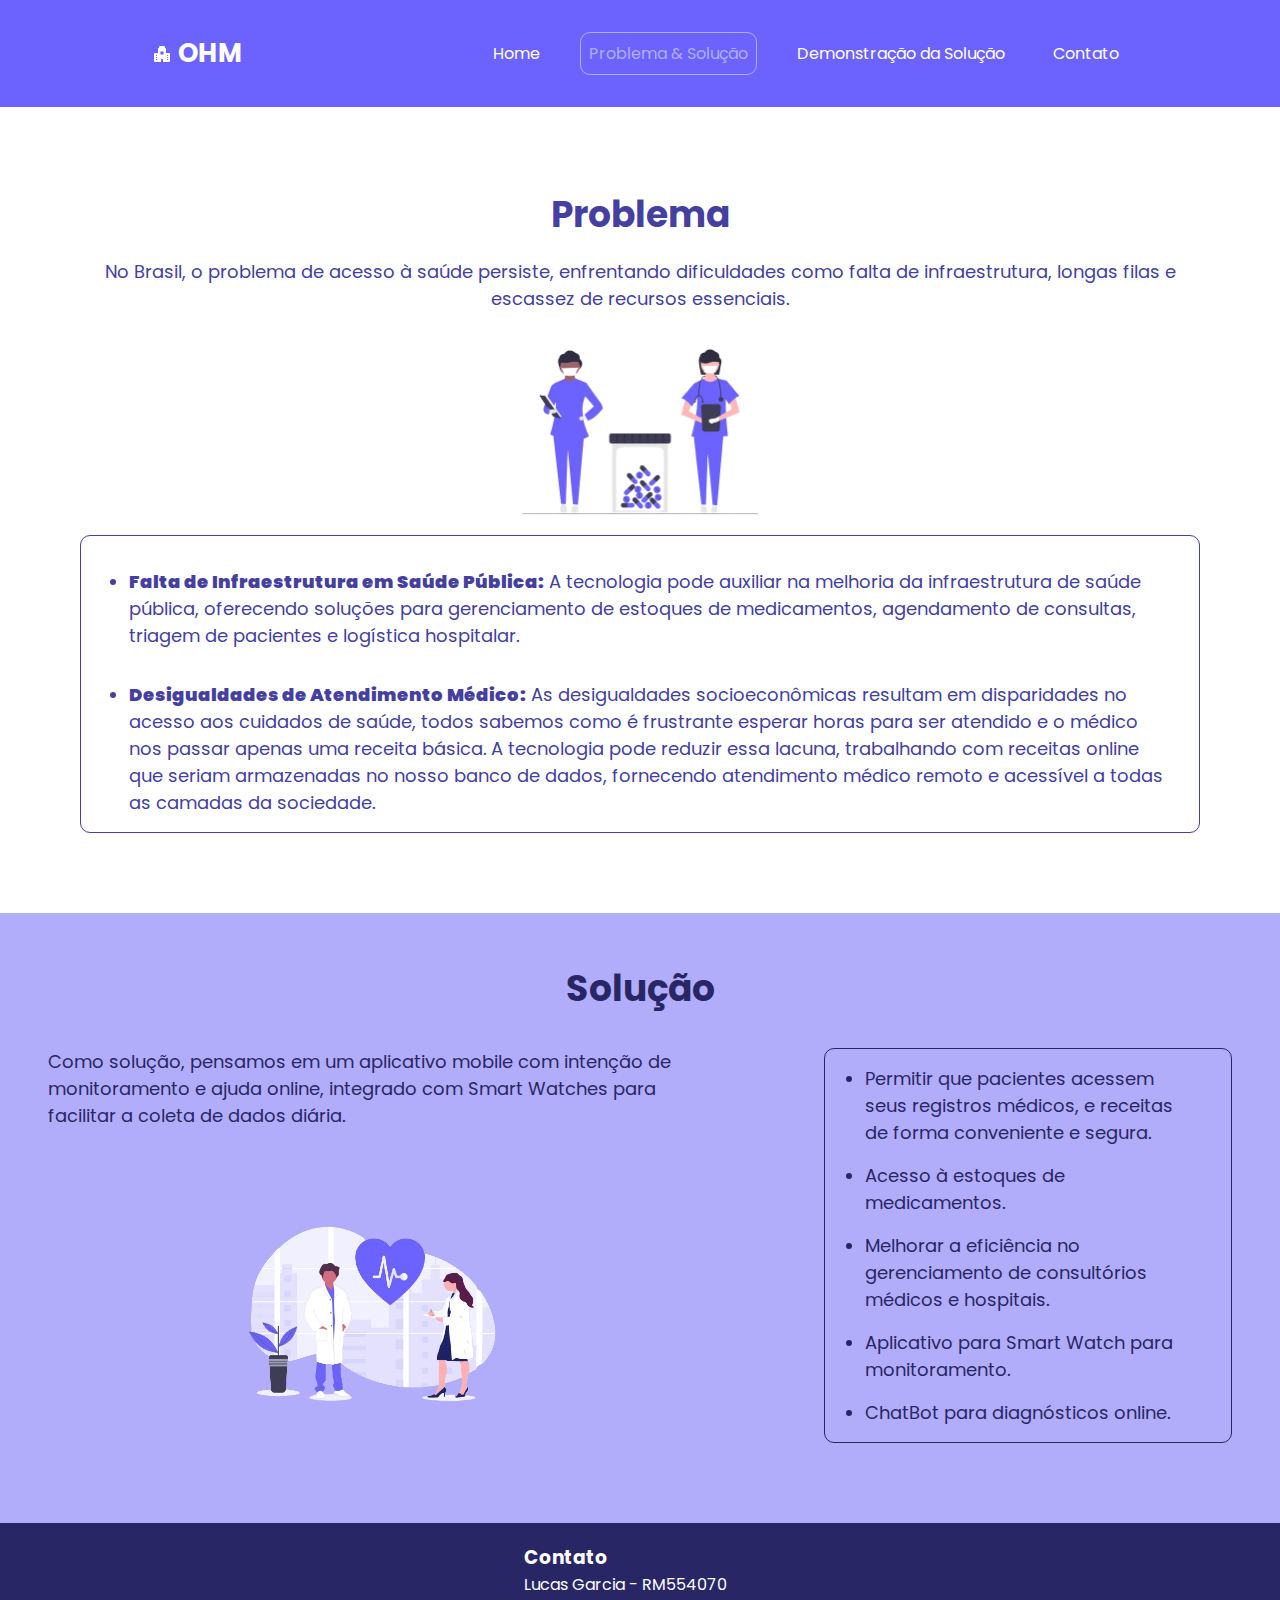
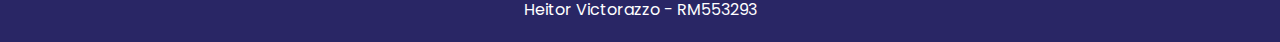
<file: HTML/problem.html>
<!DOCTYPE html>
<html lang="en">
<head>
    <meta charset="UTF-8">
    <meta name="viewport" content="width=device-width, initial-scale=1.0">
    <link rel="stylesheet" href="\CSS\style.css">
    <title>OHM | Problema</title>
</head>
<body>

    <section id="nav">
        <nav id="nav-bar">
            <div id="nav-title">
                <svg xmlns="http://www.w3.org/2000/svg" width="16" height="16" fill="currentColor" class="bi bi-hospital-fill" viewBox="0 0 16 16">
                    <path d="M6 0a1 1 0 0 0-1 1v1a1 1 0 0 0-1 1v4H1a1 1 0 0 0-1 1v7a1 1 0 0 0 1 1h6v-2.5a.5.5 0 0 1 .5-.5h1a.5.5 0 0 1 .5.5V16h6a1 1 0 0 0 1-1V8a1 1 0 0 0-1-1h-3V3a1 1 0 0 0-1-1V1a1 1 0 0 0-1-1zm2.5 5.034v1.1l.953-.55.5.867L9 7l.953.55-.5.866-.953-.55v1.1h-1v-1.1l-.953.55-.5-.866L7 7l-.953-.55.5-.866.953.55v-1.1h1ZM2.25 9h.5a.25.25 0 0 1 .25.25v.5a.25.25 0 0 1-.25.25h-.5A.25.25 0 0 1 2 9.75v-.5A.25.25 0 0 1 2.25 9m0 2h.5a.25.25 0 0 1 .25.25v.5a.25.25 0 0 1-.25.25h-.5a.25.25 0 0 1-.25-.25v-.5a.25.25 0 0 1 .25-.25M2 13.25a.25.25 0 0 1 .25-.25h.5a.25.25 0 0 1 .25.25v.5a.25.25 0 0 1-.25.25h-.5a.25.25 0 0 1-.25-.25zM13.25 9h.5a.25.25 0 0 1 .25.25v.5a.25.25 0 0 1-.25.25h-.5a.25.25 0 0 1-.25-.25v-.5a.25.25 0 0 1 .25-.25M13 11.25a.25.25 0 0 1 .25-.25h.5a.25.25 0 0 1 .25.25v.5a.25.25 0 0 1-.25.25h-.5a.25.25 0 0 1-.25-.25zm.25 1.75h.5a.25.25 0 0 1 .25.25v.5a.25.25 0 0 1-.25.25h-.5a.25.25 0 0 1-.25-.25v-.5a.25.25 0 0 1 .25-.25"/>
                </svg>
                <h1>OHM</h1>
            </div>
            
            <ul id="nav-items">
                <li><a class='nav-item' href="./home.html">Home</a></li>
                <li><a class='nav-item nav-item-atual' href="./problem.html">Problema & Solução</p></a></li>
                <li><a class='nav-item' href="./demonstration.html">Demonstração da Solução</a></li>
                <li><a class='nav-item' href="./contact.html">Contato</a></li>
            </ul>
        </nav>
    </section>

    <section id="problem">
        <h2 class="h2 problem-h2">Problema</h2>

        <div id="problem-text">

            <article id="problem-article">
                <p>No Brasil, o problema de acesso à saúde persiste, enfrentando dificuldades como falta de infraestrutura, 
                    longas filas e escassez de recursos essenciais.
                </p>
            </article>

            <div id="problem-img">
                <img class="img-config" src="\Imagens\undraw_medical_care_movn-removebg-preview.png" alt="Problem" srcset="">
            </div>

            <ul id="problem-items">
                <li class="problem-item">
                    <span class="bold-text">Falta de Infraestrutura em Saúde Pública:</span> A tecnologia pode auxiliar na melhoria da infraestrutura de saúde pública, 
                        oferecendo soluções para gerenciamento de estoques de medicamentos, agendamento de consultas, triagem de pacientes e logística hospitalar.
                </li>
                <li class="problem-item">
                    <span class="bold-text">Desigualdades de Atendimento Médico:</span> As desigualdades socioeconômicas resultam em disparidades no acesso aos cuidados de saúde, 
                        todos sabemos como é frustrante esperar horas para ser atendido e o médico nos passar apenas uma receita básica. 
                        A tecnologia pode reduzir essa lacuna, trabalhando com receitas online que seriam armazenadas no nosso banco de dados, 
                        fornecendo atendimento médico remoto e acessível a todas as camadas da sociedade.
                </li>
            </ul>
        </div>
    </section>

    <section id="solution">
        <h2 class="h2 solution-h2">Solução</h2>
        
        <div id="solution-text">

            <div id="solution-left-text">
                <article>
                    Como solução, pensamos em um aplicativo mobile com intenção de monitoramento e ajuda online,  
                    integrado com Smart Watches para facilitar a coleta de dados diária.
                </article>
                <img src="\Imagens\undraw_medicine_b1ol-removebg-preview.png" alt="Solution" srcset="" class="img-config">
            </div>

            <div id="solution-right-text">
                <ul id="solution-items">
                    <li class="solution-item">Permitir que pacientes acessem seus registros médicos, e receitas de forma conveniente e segura.</li>
                    <li class="solution-item">Acesso à estoques de medicamentos.</li>
                    <li class="solution-item">Melhorar a eficiência no gerenciamento de consultórios médicos e hospitais.</li>
                    <li class="solution-item">Aplicativo para Smart Watch para monitoramento.</li>
                    <li class="solution-item">ChatBot para diagnósticos online.</li>
                </ul>
            </div>
        </div>
    </section>
</body>
<footer class="rodape">

    <div class="rodape-contato">
      <h3>Contato</h3>
      <p>Lucas Garcia - RM554070</p>
      <p>Heitor Victorazzo - RM553293</p>
    </div>
    
</footer>
</html>
</file>
<file: style.css>
@import url('https://fonts.googleapis.com/css2?family=Poppins:wght@200;300;400;500;600&family=Roboto:wght@300;400;500;700&display=swap');

* {
    margin: 0;
    padding: 0;

    font-family: 'Poppins', sans-serif;
}

/* Section Nav */
section#nav {
    padding: 2rem;
    background-color: #6C63FF;
}

nav#nav-bar {
    display: flex;
    justify-content: space-around;

    color: white;
}

ul#nav-items {
    display: flex;
    align-items: center;
    gap: 2rem;

    list-style: none;
}

a.nav-item {
    display: flex;
    align-self: center;
    padding: 0.5rem;
    transition: 0.8s;
    border-radius: 10px;
    text-decoration: none;

    color: white;
    
}

a.nav-item:hover {
    cursor: pointer;
    background-color: #504abc;
    transition: 0.8s;
}

a.nav-item-atual {
    color: #b1adfb;
    border:solid 1px #b1adfb;
}

a.nav-item-atual:hover {
    background-color:#6C63FF;
    border: solid 1px white;
    color: white;
}

h1 {
    font-size: 26px;
}

div#nav-title {
    display: flex;
    align-items: center;
    gap: 0.5rem;
}

/* Section Intro */
section#intro {
    display: flex;
    flex-direction: column;

    background-color: #6C63FF;
    color: white;
    padding: 0rem 0rem 5rem 0rem;
}


h2.h2 {
    text-align: center;

    color: white;
    font-size: 38px;
    padding: 5rem 0rem 1rem 0rem;
}

div#intro-content {
    display: flex;
    justify-content: space-evenly;
    align-items: center;
}

div#intro-text {
    text-align: center;
    width: 50%;

    font-size: 18px;
    padding: 1rem;   
    border: solid 1px #b1adfb;
    border-radius: 10px; 
    transition: 0.8s;
}

div#intro-text:hover {
    background-color: #504abc;
    border: solid 1px #6C63FF;
    transition: 0.8s;
}

img.img-config {
    width: 300px;
}

/* Section Pitch  */ 
section#pitch {
    display: flex;
    flex-direction: column;
    background-color: #444096;
    height: 600px;
    padding: 0rem 0rem 5rem 0rem;
}

h2.pitch-h2 {
    padding: 3rem 0rem 1rem 0rem;
}

div#pitch-video {
    display: flex;
    align-items: center;
    justify-content: center;
}

/* Footer */
footer.rodape {
    background-color: #292665;
    padding: 20px;
    display: flex;
    justify-content: space-around;

    color: white;
  }

div.rodape-contato{
    display: flex;
    flex-direction: column;
}
  
  div.contato {
    width: 45%;
  }

  button#submit-button {
    padding: 8px 15px;
    background-color: #6C63FF;
    color: white;
    border: none;
    cursor: pointer;
    border-radius: 6px;
    transition: 0.8s;
  }
  
  button#submit-button:hover {
    background-color: #504abc;
    transition: 0.8s;
  }

/* Problema & Solução */
/* Section Problem */
section#problem {
    display: flex;
    flex-direction: column;
    padding: 0rem 0rem 5rem 0rem;
}

h2.problem-h2 {
    color: #443fa0;
    padding: 5rem 0rem 0rem 0rem;
}


article#problem-article{
    padding: 1rem 5rem 1rem 5rem;
    text-align: center;
    font-size: 18px;
    color: #443fa0;
}

span.bold-text{
    font-weight: 900;
}

ul#problem-items {
    display: flex;
    flex-direction: column;
    list-style: disc;
    color: #443fa0;
    gap: 2rem;
    padding: 2rem 2rem 1rem 3rem;

    border: 1px solid #443fa0;
    border-radius: 10px;
    margin: 0rem 5rem 0rem 5rem;
    transition: 0.8s;
    font-size: 18px;
}

div#problem-img{
    display: flex;
    justify-content: center;
}

/* Section Solução */
section#solution {
    display: flex;
    flex-direction: column;
    background-color: #b1adfb;
    padding: 0rem 0rem 3rem 0rem;
}

h2.solution-h2 {
    padding: 3rem 0rem 2rem 0rem;
    color: #292665;
}

div#solution-text {
    display: flex;
    align-items: flex-start;
    gap: 2rem;
    color: #292665;
    font-size: 18px;
}

div#solution-left-text {
    display: flex;
    flex-direction: column;
    align-items: center;
    gap: 5rem;
    padding: 0rem 3rem 2rem 3rem;

}

div#solution-right-text {
    padding: 0rem 3rem 2rem 3rem;
}

ul#solution-items {
    display: flex;
    flex-direction: column;
    list-style: disc;
    gap: 1rem;

    border: solid 1px #292665;
    padding: 1rem 2rem 1rem 2.5rem;
    border-radius: 10px;
    transition: 0.8s;
}

ul#solution-items:hover {
    color: white;
    background-color: #5e5b96;
    transition: 0.8s;
    border: 1px solid #5e5b96;
}

/* Demonstração */
/* Section Demonstration */
/* Mobile */
section#demonstration {
    display: flex;
    flex-direction: column;

    background-color: #1f1d4d;
}

h2.demonstration-h2 {
    text-align: center;
    padding-bottom: 3rem;
    color: #b1adfb;
}

div.demonstration-type-title {
    display: flex;
    justify-content: center;
}

h3.demonstration-title {    
    color: white;
    font-size: 22px;
    padding: 2rem;
    border: white 1px solid;
    border-radius: 10px;
}

section#demonstration-mobile {
    display: flex;
    justify-content: space-around;
}

div.demonstration-container {
    display: flex;
    align-items: center;
    width: 90%;
    padding: 4rem;
}

div.demonstration-steps{
    display: flex;
    flex-direction: column;
    align-items: center;
    text-align: center;
    color: white;
    width: 30%;
}

div.step-3 {
    gap: 0.7rem;
}

svg.svg-arrow {
    color: white;
    text-align: center;
    padding: 2rem;
}

img.mockup-config {
    width: 200px;
}

img.dados-config {
    height: 450px;
    width: 200px;
}

h4.h4-steps {
    padding: 0rem 0rem 2rem 0rem;
    font-size: 20px;
}

h4.h4-dados {
    padding: 0rem;
}


/* Section Features */
section#demonstration-mobile-features {
    display: flex;
    flex-direction: column;
    background-color: #6C63FF;
    padding: 0rem 0rem 4rem 0rem;
}

h3.h3-demonstration-features-title{
    font-size: 34px;
    color: white;
    text-align: left;
    padding: 4rem;
}

div#demonstration-features {
    display: flex;
    justify-content: space-evenly;
}

div.ft {
    background-color: #444096;
    padding: 2rem;
    border-radius: 10px;
    width: 350px;
    text-align: center;
    font-size: 18px;
}

p.demo-description {
    padding: 0rem 0rem 2rem 0rem;
    font-weight: 500;
}

p.ft-p {
    padding: 2rem;
    text-align: center;
    font-size: 16px;
}

/* Section Smart Watch */
section#demonstration-smart-watch {
    display: flex;
    flex-direction: column;
    padding: 4rem 0rem 3rem 0rem;
}

div.smart-watch {
    display: flex;
    flex-direction: column;

    background-color: #524e8a;
    border-radius: 10px;
    
    padding: 2rem 5rem 3rem 3rem;
    margin: 3rem 8rem 3rem 5rem;
    
}

div.smart-watch-title {
    display: flex;
    flex-direction: column;
}

h4.h4-watch{
    text-align: center;
    color: white;
    font-size: 22px;
}

div.smart-watch-content {
    display: flex;
    justify-content: space-evenly;

    padding: 2rem 0rem 0rem 0rem;
}

div.smart-watch-text {
    display: flex;
    align-self: flex-start;
    padding: 5rem 0rem 0rem 0rem;
    text-align: center;
    color: white;
    font-size: 20px;
    width: 50%;
}

div.smart-watch-img {
    display: flex;
    justify-content: space-evenly;
    align-items: flex-end;

    gap: 2rem;
}

img.watch-config {
    height: 150px;
}

/* Contato */
/* Section Form */

section#contato-form{
    display: flex;
    flex-direction: column;
    align-items: center;
    background-color: #6C63FF;

    padding: 0rem 0rem 4rem 0rem;
}

div.contato-content{
    display: flex;
    flex-direction: column;
    justify-content: center;
    align-items: center;
    border-radius: 10px;
}

div#contato-text {
    color: white;
    font-size: 26px;
    padding: 2rem;
}

form.form {
    display: flex;
    flex-direction: column;
    align-items: center;

    padding: 4rem;
    border-radius: 10px;
    background-color: #292665;
  }

  div.form-group {
    display: flex;
    gap: 1rem;
    color: white;
    padding: 1rem;

  }

/*Section Tabela */
section.contato-tabela {
    display: flex;
    flex-direction: column;
    justify-content: center;
    align-self: center;
    padding: 1rem 10rem 5rem 10rem;
  }
  
  h2.table-h2 {
    color: #1f1d4d;
    text-align: center;
    padding: 3rem 0rem 3rem 0rem;
  }
  
table.tabela-integrantes {
    width: 100%;
    border-collapse: collapse;
  }
  
  table.tabela-integrantes th {
    background-color: #292665;
    color: white;
    padding: 1.2rem;
    text-align: center;
  }
  
  table.tabela-integrantes td {
    text-align: center;
    color: #1f1d4d;
    font-size: 19px;
    border: 1px solid #1f1d4d;
    padding: 1rem;
  }

.pfp {
    width: 100px;
  }
</file>
